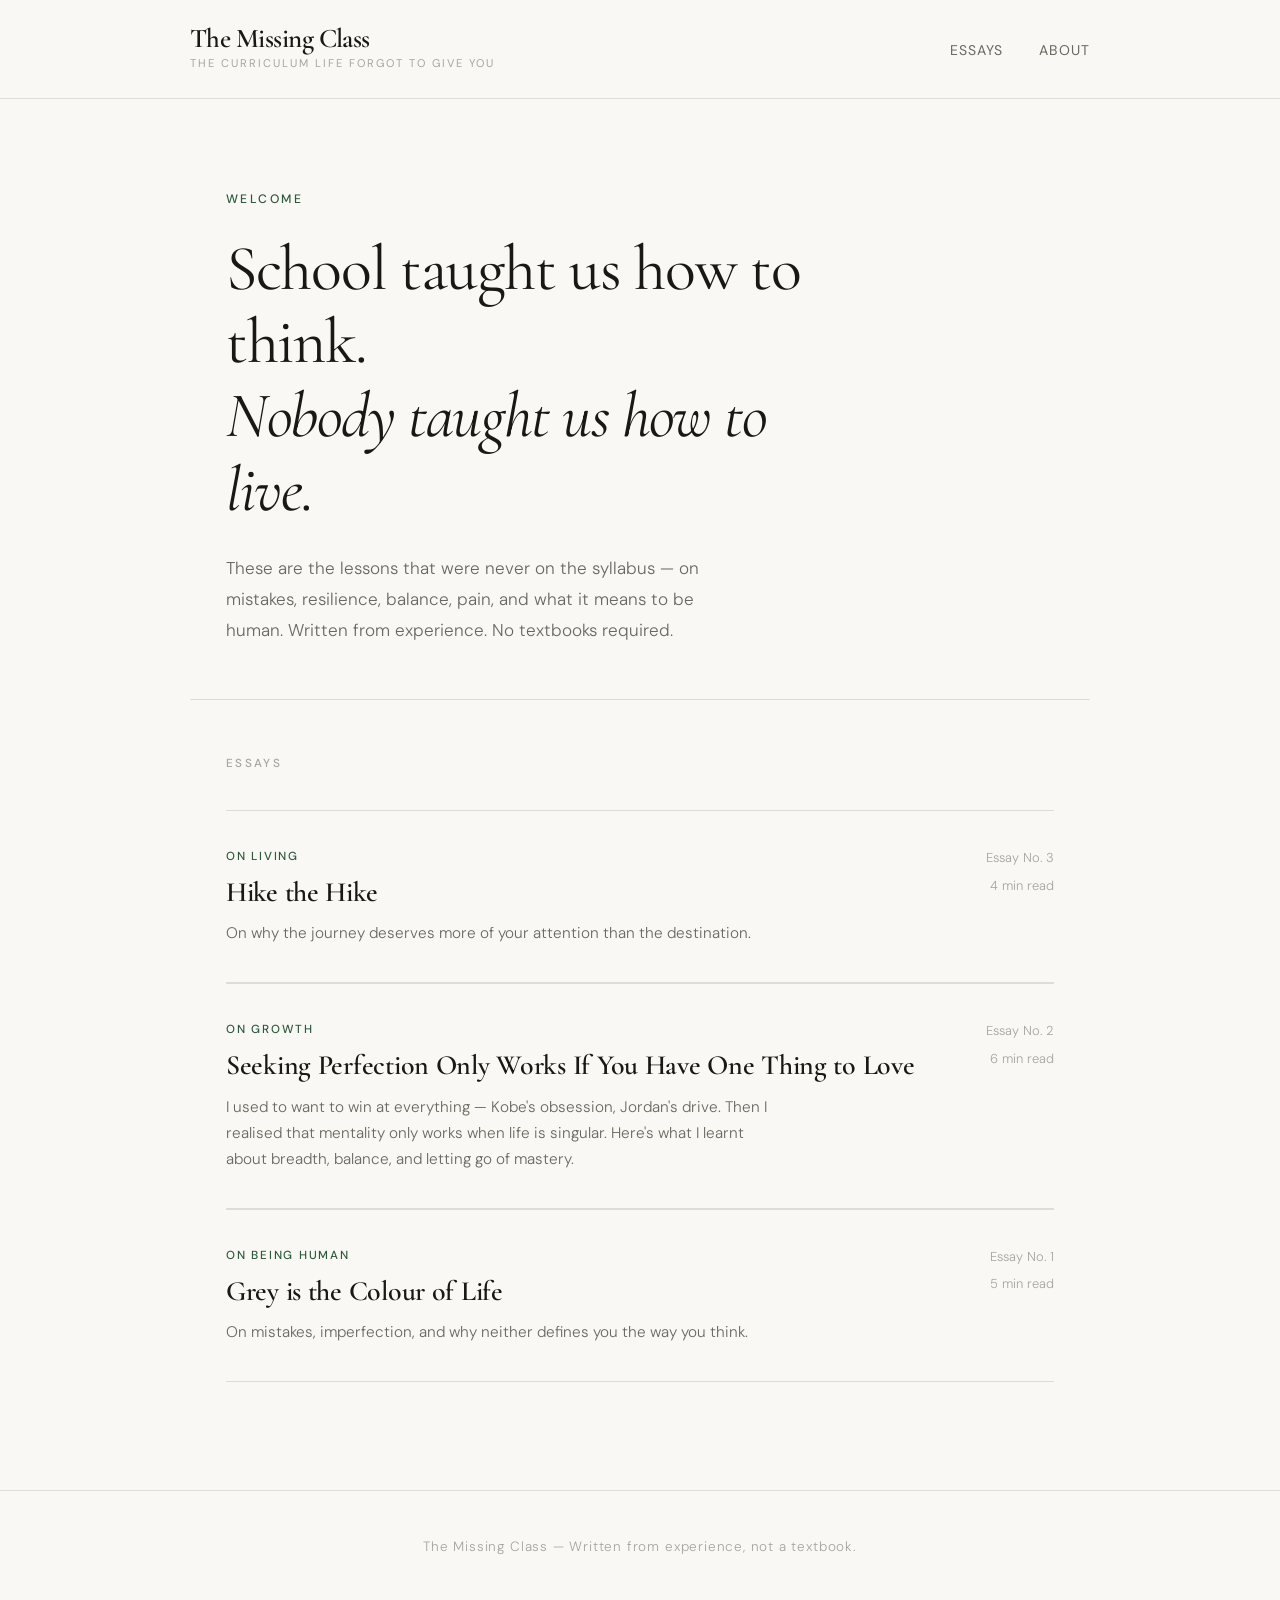
<file: index.html>
<!DOCTYPE html>
<html lang="en">
<head>
  <meta charset="UTF-8">
  <meta name="viewport" content="width=device-width, initial-scale=1.0">
  <title>The Missing Class</title>
  <meta name="description" content="The curriculum life forgot to give you. Real lessons on mistakes, resilience, balance, and what it means to be human.">
  <link rel="stylesheet" href="style.css">
</head>
<body>
  <header class="site-header">
    <div class="header-inner">
      <a href="index.html" class="site-logo">
        <span class="logo-title">The Missing Class</span>
        <span class="logo-sub">The curriculum life forgot to give you</span>
      </a>
      <nav>
        <ul class="site-nav">
          <li><a href="index.html">Essays</a></li>
          <li><a href="about.html">About</a></li>
        </ul>
      </nav>
    </div>
  </header>
  <main>
    <section class="home-hero fade-up">
      <p class="hero-eyebrow">Welcome</p>
      <h1 class="hero-headline">School taught us how to think.<br><em>Nobody taught us how to live.</em></h1>
      <p class="hero-body">These are the lessons that were never on the syllabus — on mistakes, resilience, balance, pain, and what it means to be human. Written from experience. No textbooks required.</p>
    </section>
    <section class="articles-section">
      <p class="section-label">Essays</p>
      <ul class="article-list">
        <li>
          <a class="article-item fade-up" href="hike-the-hike.html">
            <div>
              <p class="article-tag">On Living</p>
              <h2 class="article-title">Hike the Hike</h2>
              <p class="article-excerpt">On why the journey deserves more of your attention than the destination.</p>
            </div>
            <div class="article-meta">
              <span class="article-date">Essay No. 3</span>
              <span class="article-read">4 min read</span>
            </div>
          </a>
        </li>
        <li>
          <a class="article-item fade-up" href="seeking-perfection.html">
            <div>
              <p class="article-tag">On Growth</p>
              <h2 class="article-title">Seeking Perfection Only Works If You Have One Thing to Love</h2>
              <p class="article-excerpt">I used to want to win at everything — Kobe's obsession, Jordan's drive. Then I realised that mentality only works when life is singular. Here's what I learnt about breadth, balance, and letting go of mastery.</p>
            </div>
            <div class="article-meta">
              <span class="article-date">Essay No. 2</span>
              <span class="article-read">6 min read</span>
            </div>
          </a>
        </li>
        <li>
          <a class="article-item fade-up" href="on-mistakes.html">
            <div>
              <p class="article-tag">On Being Human</p>
              <h2 class="article-title">Grey is the Colour of Life</h2>
              <p class="article-excerpt">On mistakes, imperfection, and why neither defines you the way you think.</p>
            </div>
            <div class="article-meta">
              <span class="article-date">Essay No. 1</span>
              <span class="article-read">5 min read</span>
            </div>
          </a>
        </li>
      </ul>
    </section>
  </main>
  <footer class="site-footer">
    <p>The Missing Class &mdash; Written from experience, not a textbook.</p>
  </footer>
</body>
</html>
</file>
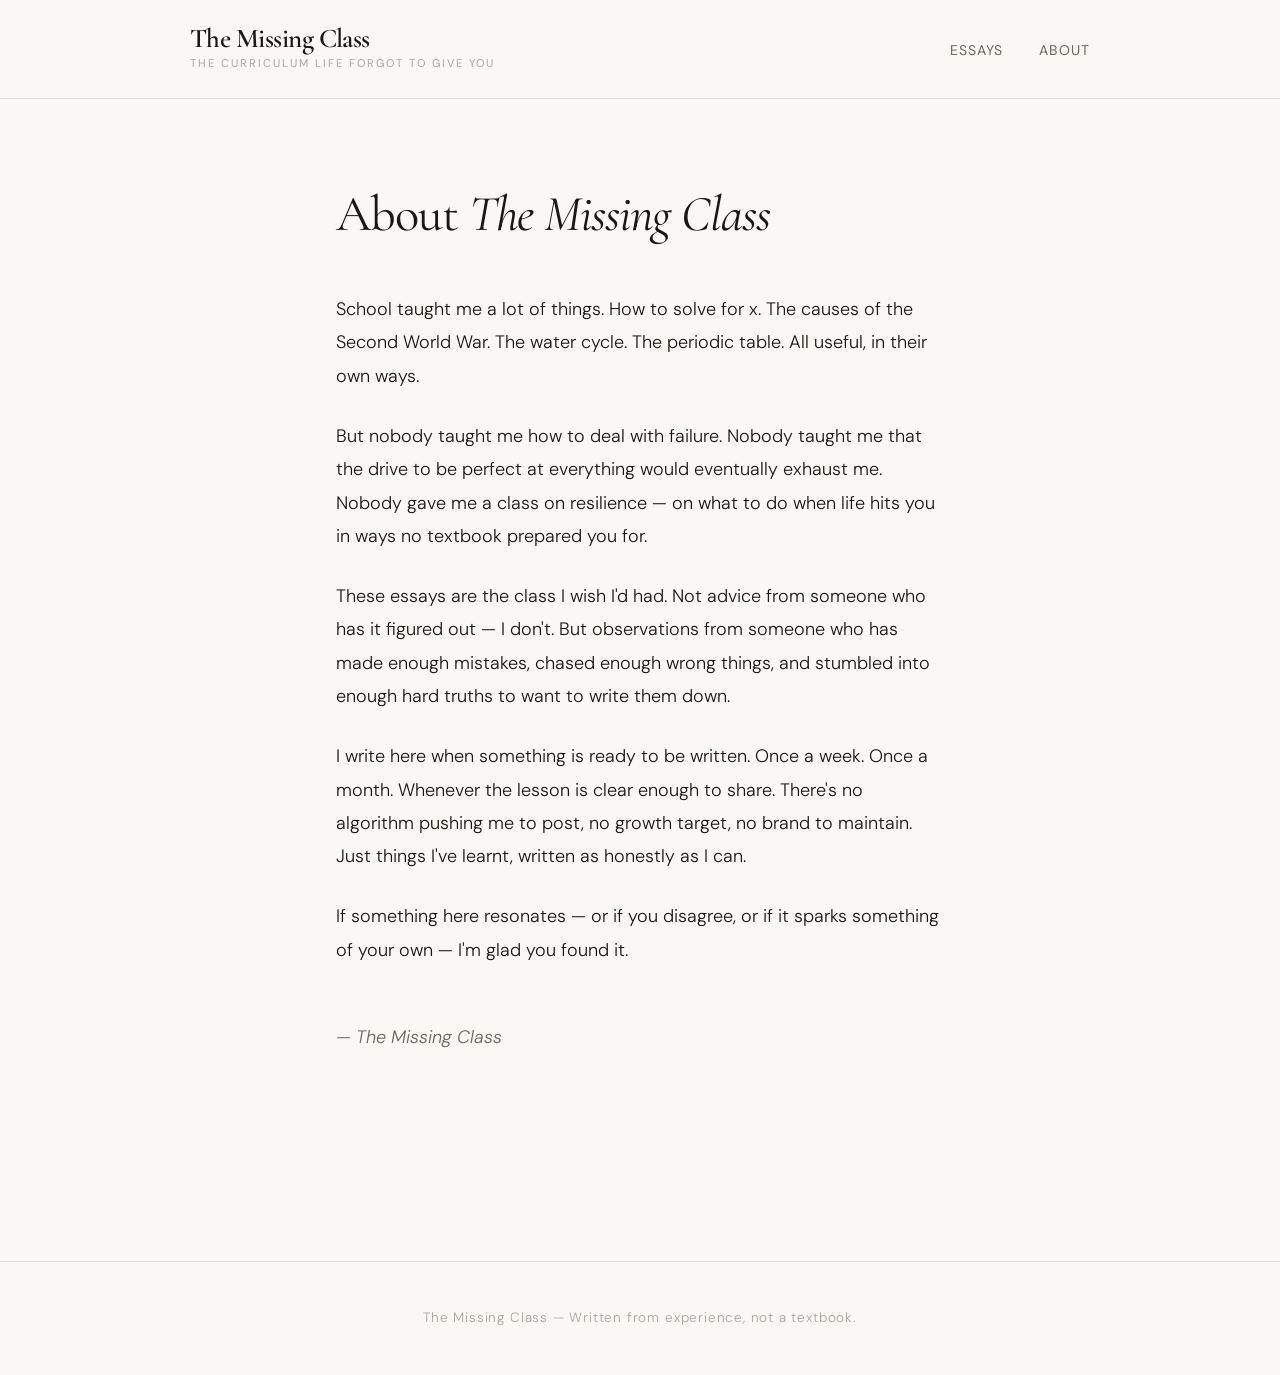
<file: about.html>
<!DOCTYPE html>
<html lang="en">
<head>
  <meta charset="UTF-8">
  <meta name="viewport" content="width=device-width, initial-scale=1.0">
  <title>About — The Missing Class</title>
  <link rel="stylesheet" href="style.css">
</head>
<body>

  <header class="site-header">
    <div class="header-inner">
      <a href="index.html" class="site-logo">
        <span class="logo-title">The Missing Class</span>
        <span class="logo-sub">The curriculum life forgot to give you</span>
      </a>
      <nav>
        <ul class="site-nav">
          <li><a href="index.html">Essays</a></li>
          <li><a href="about.html">About</a></li>
        </ul>
      </nav>
    </div>
  </header>

  <main>
    <section class="about-section fade-up">
      <h1>About <em>The Missing Class</em></h1>

      <p>School taught me a lot of things. How to solve for x. The causes of the Second World War. The water cycle. The periodic table. All useful, in their own ways.</p>

      <p>But nobody taught me how to deal with failure. Nobody taught me that the drive to be perfect at everything would eventually exhaust me. Nobody gave me a class on resilience — on what to do when life hits you in ways no textbook prepared you for.</p>

      <p>These essays are the class I wish I'd had. Not advice from someone who has it figured out — I don't. But observations from someone who has made enough mistakes, chased enough wrong things, and stumbled into enough hard truths to want to write them down.</p>

      <p>I write here when something is ready to be written. Once a week. Once a month. Whenever the lesson is clear enough to share. There's no algorithm pushing me to post, no growth target, no brand to maintain. Just things I've learnt, written as honestly as I can.</p>

      <p>If something here resonates — or if you disagree, or if it sparks something of your own — I'm glad you found it.</p>

      <p style="color: var(--ink-muted); font-style: italic; margin-top: 3rem;">— The Missing Class</p>
    </section>
  </main>

  <footer class="site-footer">
    <p>The Missing Class &mdash; Written from experience, not a textbook.</p>
  </footer>

</body>
</html>
</file>
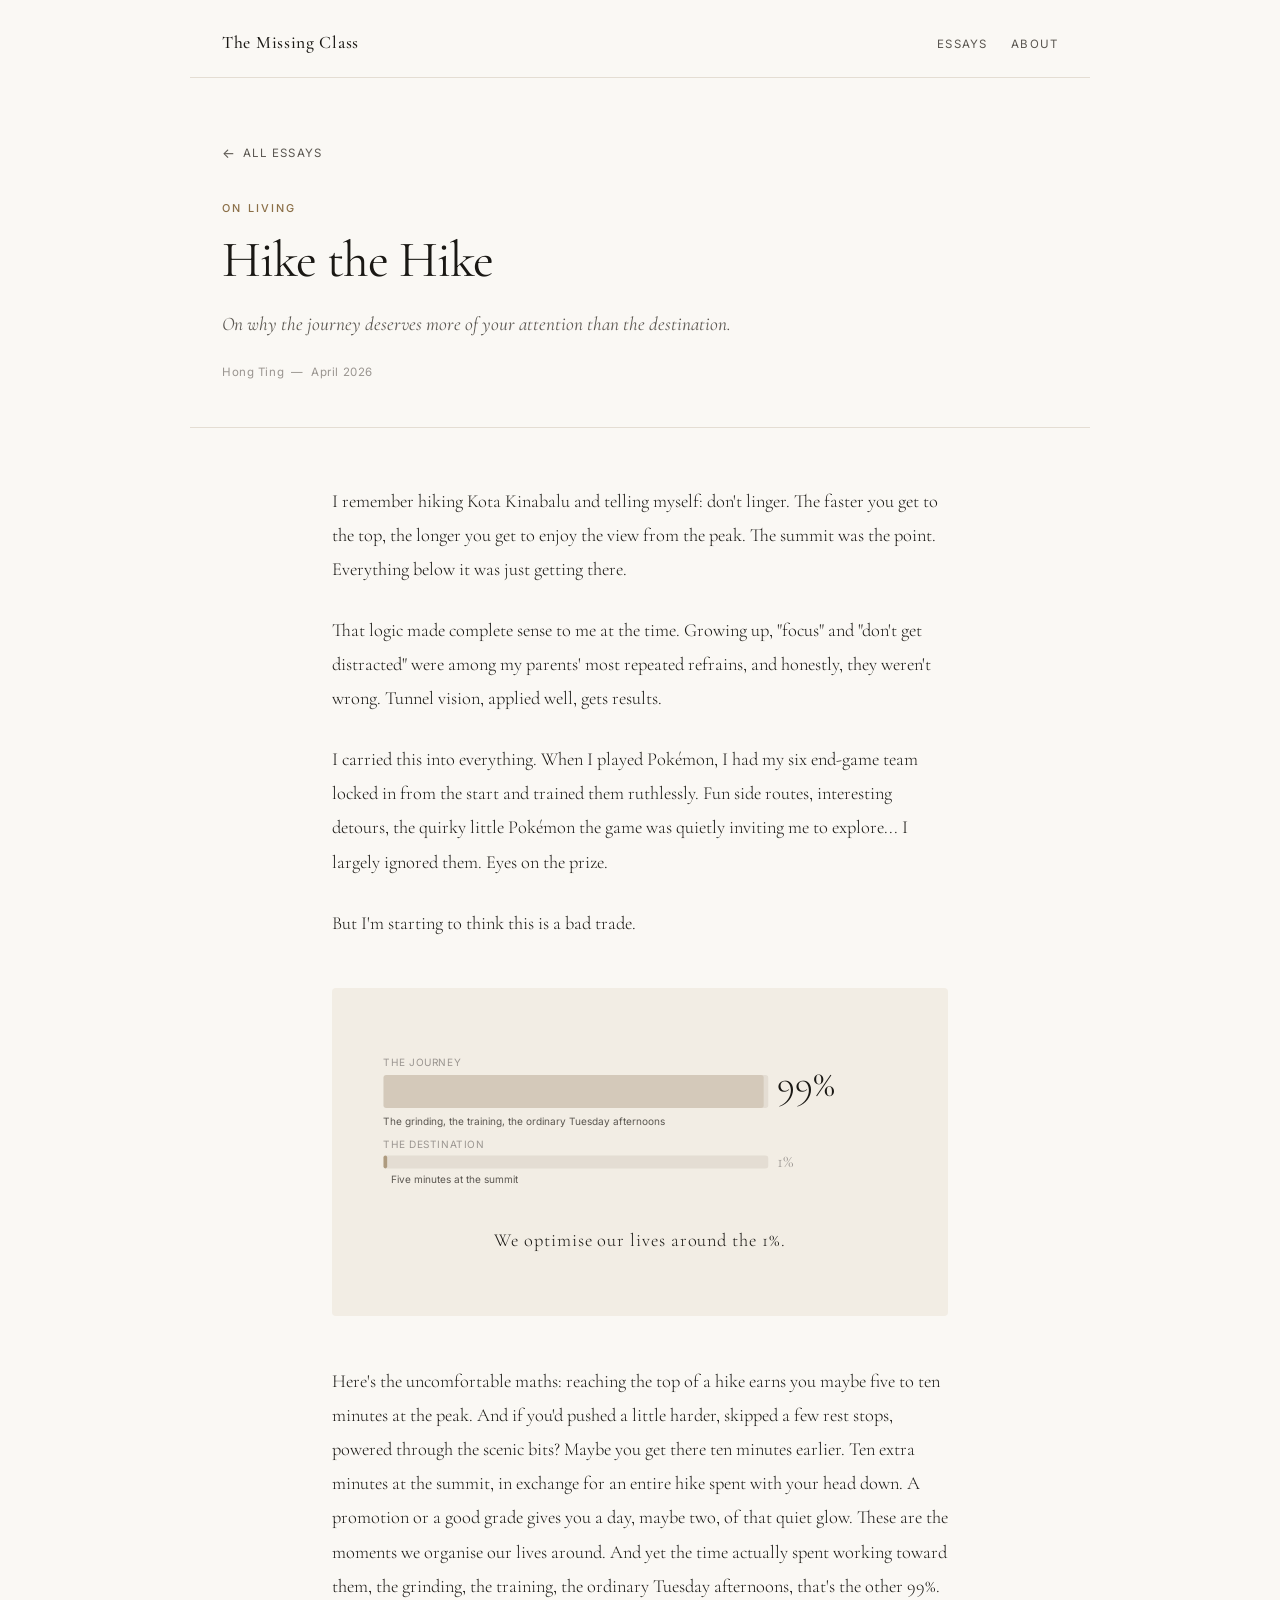
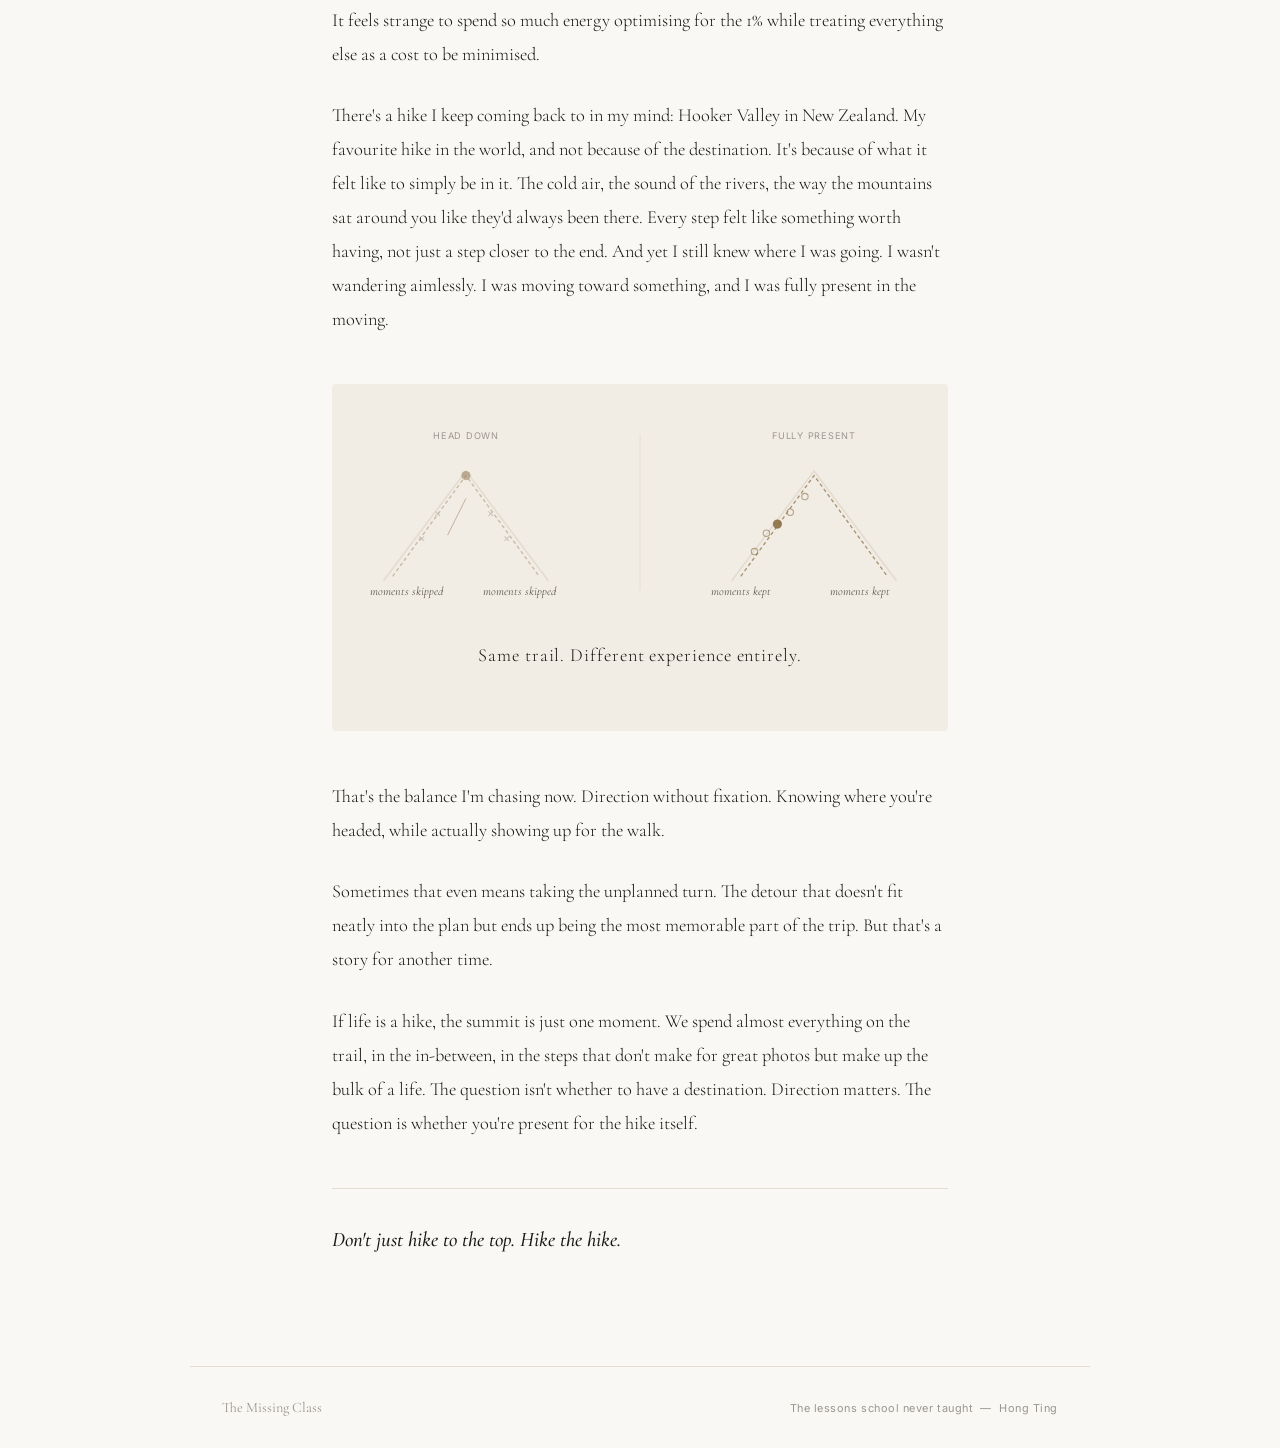
<file: hike-the-hike.html>
<!DOCTYPE html>
<html lang="en">
<head>
  <meta charset="UTF-8" />
  <meta name="viewport" content="width=device-width, initial-scale=1.0" />
  <title>Hike the Hike — The Missing Class</title>
  <link rel="preconnect" href="https://fonts.googleapis.com" />
  <link rel="preconnect" href="https://fonts.gstatic.com" crossorigin />
  <link href="https://fonts.googleapis.com/css2?family=Cormorant+Garamond:ital,wght@0,300;0,400;0,500;0,600;1,300;1,400;1,500&family=Inter:wght@300;400;500&display=swap" rel="stylesheet" />
  <style>
    *, *::before, *::after { box-sizing: border-box; margin: 0; padding: 0; }

    :root {
      --cream:       #faf8f4;
      --cream-dark:  #f2ede4;
      --ink:         #1a1814;
      --ink-muted:   #5a5650;
      --ink-faint:   #9a9590;
      --accent:      #8b6f47;
      --rule:        #e4ddd3;
      --serif:       'Cormorant Garamond', Georgia, serif;
      --sans:        'Inter', system-ui, sans-serif;
    }

    html { background: var(--cream); color: var(--ink); }

    body {
      font-family: var(--sans);
      font-size: 16px;
      background: var(--cream);
      min-height: 100vh;
    }

    /* ── SITE HEADER ── */
    .site-header {
      max-width: 900px;
      margin: 0 auto;
      padding: 2rem 2rem 1.5rem;
      display: flex;
      align-items: baseline;
      justify-content: space-between;
      border-bottom: 1px solid var(--rule);
    }

    .site-name {
      font-family: var(--serif);
      font-size: 1.1rem;
      font-weight: 500;
      letter-spacing: 0.04em;
      color: var(--ink);
      text-decoration: none;
    }

    .site-nav {
      display: flex;
      gap: 1.5rem;
    }

    .site-nav a {
      font-size: 0.72rem;
      letter-spacing: 0.1em;
      text-transform: uppercase;
      color: var(--ink-muted);
      text-decoration: none;
      transition: color 0.2s;
    }

    .site-nav a:hover { color: var(--ink); }

    /* ── ARTICLE HEADER ── */
    .article-header {
      max-width: 900px;
      margin: 0 auto;
      padding: 4rem 2rem 3rem;
      border-bottom: 1px solid var(--rule);
    }

    .back-link {
      display: inline-flex;
      align-items: center;
      gap: 0.4rem;
      font-size: 0.72rem;
      letter-spacing: 0.1em;
      text-transform: uppercase;
      color: var(--ink-muted);
      text-decoration: none;
      margin-bottom: 2.5rem;
      transition: color 0.2s;
    }

    .back-link:hover { color: var(--ink); }
    .back-link::before { content: '←'; font-size: 0.85rem; }

    .article-tag {
      font-size: 0.68rem;
      letter-spacing: 0.2em;
      text-transform: uppercase;
      color: var(--accent);
      font-weight: 500;
      margin-bottom: 1rem;
    }

    .article-headline {
      font-family: var(--serif);
      font-size: clamp(2rem, 5vw, 3.2rem);
      font-weight: 400;
      line-height: 1.15;
      letter-spacing: -0.02em;
      margin-bottom: 1.2rem;
      max-width: 700px;
    }

    .article-lede {
      font-family: var(--serif);
      font-size: 1.2rem;
      font-weight: 400;
      font-style: italic;
      color: var(--ink-muted);
      max-width: 620px;
      line-height: 1.65;
      margin-bottom: 1.5rem;
    }

    .article-byline {
      font-size: 0.72rem;
      color: var(--ink-faint);
      letter-spacing: 0.05em;
    }

    /* ── ARTICLE BODY ── */
    .article-body {
      max-width: 680px;
      margin: 0 auto;
      padding: 3.5rem 2rem 5rem;
    }

    .article-body p {
      font-family: var(--serif);
      font-size: 1.15rem;
      line-height: 1.85;
      margin-bottom: 1.7rem;
      color: var(--ink);
      font-weight: 300;
    }

    .article-body p.lead {
      font-size: 1.25rem;
      color: var(--ink-muted);
      font-style: italic;
    }

    .article-body .closing {
      font-family: var(--serif);
      font-size: 1.3rem;
      font-weight: 500;
      font-style: italic;
      margin-top: 3rem;
      color: var(--ink);
      border-top: 1px solid var(--rule);
      padding-top: 2rem;
    }

    /* ── SVG VISUAL ── */
    .visual-block {
      margin: 3rem 0;
      background: var(--cream-dark);
      border-radius: 4px;
      padding: 2rem 1.5rem;
    }

    .visual-caption {
      font-size: 0.75rem;
      color: var(--ink-faint);
      text-align: center;
      margin-top: 1rem;
      letter-spacing: 0.05em;
    }

    /* ── FOOTER ── */
    .site-footer {
      border-top: 1px solid var(--rule);
      max-width: 900px;
      margin: 0 auto;
      padding: 2rem;
      display: flex;
      justify-content: space-between;
      align-items: center;
    }

    .footer-brand {
      font-family: var(--serif);
      font-size: 0.9rem;
      color: var(--ink-faint);
    }

    .footer-note {
      font-size: 0.68rem;
      color: var(--ink-faint);
      letter-spacing: 0.05em;
    }

    @media (max-width: 600px) {
      .site-header { flex-direction: column; gap: 1rem; }
      .article-header { padding: 2.5rem 1.25rem 2rem; }
      .article-body { padding: 2.5rem 1.25rem 4rem; }
      .site-footer { flex-direction: column; gap: 0.5rem; text-align: center; }
    }
  </style>
</head>
<body>

  <!-- SITE HEADER -->
  <header class="site-header">
    <a class="site-name" href="index.html">The Missing Class</a>
    <nav class="site-nav">
      <a href="index.html">Essays</a>
      <a href="about.html">About</a>
    </nav>
  </header>

  <!-- ARTICLE HEADER -->
  <div class="article-header">
    <a class="back-link" href="index.html">All essays</a>
    <div class="article-tag">On Living</div>
    <h1 class="article-headline">Hike the Hike</h1>
    <p class="article-lede">On why the journey deserves more of your attention than the destination.</p>
    <div class="article-byline">Hong Ting &nbsp;&mdash;&nbsp; April 2026</div>
  </div>

  <!-- ARTICLE BODY -->
  <article class="article-body">

    <p>I remember hiking Kota Kinabalu and telling myself: don't linger. The faster you get to the top, the longer you get to enjoy the view from the peak. The summit was the point. Everything below it was just getting there.</p>

    <p>That logic made complete sense to me at the time. Growing up, "focus" and "don't get distracted" were among my parents' most repeated refrains, and honestly, they weren't wrong. Tunnel vision, applied well, gets results.</p>

    <p>I carried this into everything. When I played Pokémon, I had my six end-game team locked in from the start and trained them ruthlessly. Fun side routes, interesting detours, the quirky little Pokémon the game was quietly inviting me to explore... I largely ignored them. Eyes on the prize.</p>

    <p>But I'm starting to think this is a bad trade.</p>

    <!-- VISUAL: the 99% vs 1% diagram -->
    <div class="visual-block">
      <svg viewBox="0 0 620 200" xmlns="http://www.w3.org/2000/svg" style="width:100%;height:auto;">
        <defs>
          <style>
            .v-label { font-family: 'Inter', sans-serif; font-size: 11px; fill: #9a9590; letter-spacing: 0.06em; text-transform: uppercase; }
            .v-pct   { font-family: 'Cormorant Garamond', Georgia, serif; font-size: 42px; fill: #1a1814; font-weight: 300; }
            .v-sub   { font-family: 'Inter', sans-serif; font-size: 11px; fill: #5a5650; }
          </style>
        </defs>

        <!-- 99% bar -->
        <rect x="30" y="60" width="420" height="36" rx="3" fill="#e4ddd3"/>
        <rect x="30" y="60" width="415" height="36" rx="3" fill="#8b6f47" opacity="0.18"/>
        <text x="30" y="50" class="v-label">The journey</text>
        <text x="460" y="83" class="v-pct">99%</text>
        <text x="30" y="115" class="v-sub">The grinding, the training, the ordinary Tuesday afternoons</text>

        <!-- 1% bar -->
        <rect x="30" y="148" width="420" height="14" rx="3" fill="#e4ddd3"/>
        <rect x="30" y="148" width="4" height="14" rx="2" fill="#8b6f47" opacity="0.6"/>
        <text x="30" y="140" class="v-label">The destination</text>
        <text x="460" y="160" font-family="'Cormorant Garamond', Georgia, serif" font-size="20" fill="#9a9590" font-weight="300">1%</text>
        <text x="38" y="178" class="v-sub">Five minutes at the summit</text>
      </svg>
      <p class="visual-caption">We optimise our lives around the 1%.</p>
    </div>

    <p>Here's the uncomfortable maths: reaching the top of a hike earns you maybe five to ten minutes at the peak. And if you'd pushed a little harder, skipped a few rest stops, powered through the scenic bits? Maybe you get there ten minutes earlier. Ten extra minutes at the summit, in exchange for an entire hike spent with your head down. A promotion or a good grade gives you a day, maybe two, of that quiet glow. These are the moments we organise our lives around. And yet the time actually spent working toward them, the grinding, the training, the ordinary Tuesday afternoons, that's the other 99%. It feels strange to spend so much energy optimising for the 1% while treating everything else as a cost to be minimised.</p>

    <p>There's a hike I keep coming back to in my mind: Hooker Valley in New Zealand. My favourite hike in the world, and not because of the destination. It's because of what it felt like to simply be in it. The cold air, the sound of the rivers, the way the mountains sat around you like they'd always been there. Every step felt like something worth having, not just a step closer to the end. And yet I still knew where I was going. I wasn't wandering aimlessly. I was moving toward something, and I was fully present in the moving.</p>

    <!-- VISUAL: two hikers comparison -->
    <div class="visual-block">
      <svg viewBox="0 0 620 220" xmlns="http://www.w3.org/2000/svg" style="width:100%;height:auto;">
        <defs>
          <style>
            .hv-label { font-family: 'Inter', sans-serif; font-size: 10px; fill: #9a9590; letter-spacing: 0.08em; text-transform: uppercase; }
            .hv-note  { font-family: 'Cormorant Garamond', Georgia, serif; font-size: 13px; fill: #5a5650; font-style: italic; }
          </style>
        </defs>

        <!-- Left: head-down hiker -->
        <text x="120" y="25" text-anchor="middle" class="hv-label">Head down</text>
        <!-- mountain outline -->
        <polyline points="30,180 120,60 210,180" fill="none" stroke="#e4ddd3" stroke-width="2"/>
        <!-- path -->
        <polyline points="40,175 120,65 200,175" fill="none" stroke="#8b6f47" stroke-width="1.5" stroke-dasharray="4,3" opacity="0.4"/>
        <!-- hiker dot -->
        <circle cx="120" cy="65" r="5" fill="#8b6f47" opacity="0.5"/>
        <!-- arrow showing fast -->
        <path d="M100,130 L120,90" stroke="#8b6f47" stroke-width="1" marker-end="url(#arr)" opacity="0.5"/>
        <!-- x marks along path (ignored moments) -->
        <text x="68" y="138" font-family="Inter" font-size="10" fill="#c4bdb5">✕</text>
        <text x="85" y="110" font-family="Inter" font-size="10" fill="#c4bdb5">✕</text>
        <text x="143" y="110" font-family="Inter" font-size="10" fill="#c4bdb5">✕</text>
        <text x="160" y="138" font-family="Inter" font-size="10" fill="#c4bdb5">✕</text>
        <text x="55" y="195" text-anchor="middle" class="hv-note">moments skipped</text>
        <text x="178" y="195" text-anchor="middle" class="hv-note">moments skipped</text>

        <!-- divider -->
        <line x1="310" y1="20" x2="310" y2="190" stroke="#e4ddd3" stroke-width="1"/>

        <!-- Right: present hiker -->
        <text x="500" y="25" text-anchor="middle" class="hv-label">Fully present</text>
        <!-- mountain outline -->
        <polyline points="410,180 500,60 590,180" fill="none" stroke="#e4ddd3" stroke-width="2"/>
        <!-- path -->
        <polyline points="420,175 500,65 580,175" fill="none" stroke="#8b6f47" stroke-width="1.5" stroke-dasharray="4,3" opacity="0.7"/>
        <!-- hiker dot mid-trail -->
        <circle cx="460" cy="118" r="5" fill="#8b6f47" opacity="0.9"/>
        <!-- circle markers (noticed moments) -->
        <circle cx="435" cy="148" r="3.5" fill="none" stroke="#8b6f47" stroke-width="1.2" opacity="0.6"/>
        <circle cx="448" cy="128" r="3.5" fill="none" stroke="#8b6f47" stroke-width="1.2" opacity="0.6"/>
        <circle cx="474" cy="105" r="3.5" fill="none" stroke="#8b6f47" stroke-width="1.2" opacity="0.6"/>
        <circle cx="490" cy="88" r="3.5" fill="none" stroke="#8b6f47" stroke-width="1.2" opacity="0.6"/>
        <text x="420" y="195" text-anchor="middle" class="hv-note">moments kept</text>
        <text x="550" y="195" text-anchor="middle" class="hv-note">moments kept</text>
      </svg>
      <p class="visual-caption">Same trail. Different experience entirely.</p>
    </div>

    <p>That's the balance I'm chasing now. Direction without fixation. Knowing where you're headed, while actually showing up for the walk.</p>

    <p>Sometimes that even means taking the unplanned turn. The detour that doesn't fit neatly into the plan but ends up being the most memorable part of the trip. But that's a story for another time.</p>

    <p>If life is a hike, the summit is just one moment. We spend almost everything on the trail, in the in-between, in the steps that don't make for great photos but make up the bulk of a life. The question isn't whether to have a destination. Direction matters. The question is whether you're present for the hike itself.</p>

    <p class="closing">Don't just hike to the top. Hike the hike.</p>

  </article>

  <!-- FOOTER -->
  <footer class="site-footer">
    <span class="footer-brand">The Missing Class</span>
    <span class="footer-note">The lessons school never taught &nbsp;&mdash;&nbsp; Hong Ting</span>
  </footer>

</body>
</html>
</file>
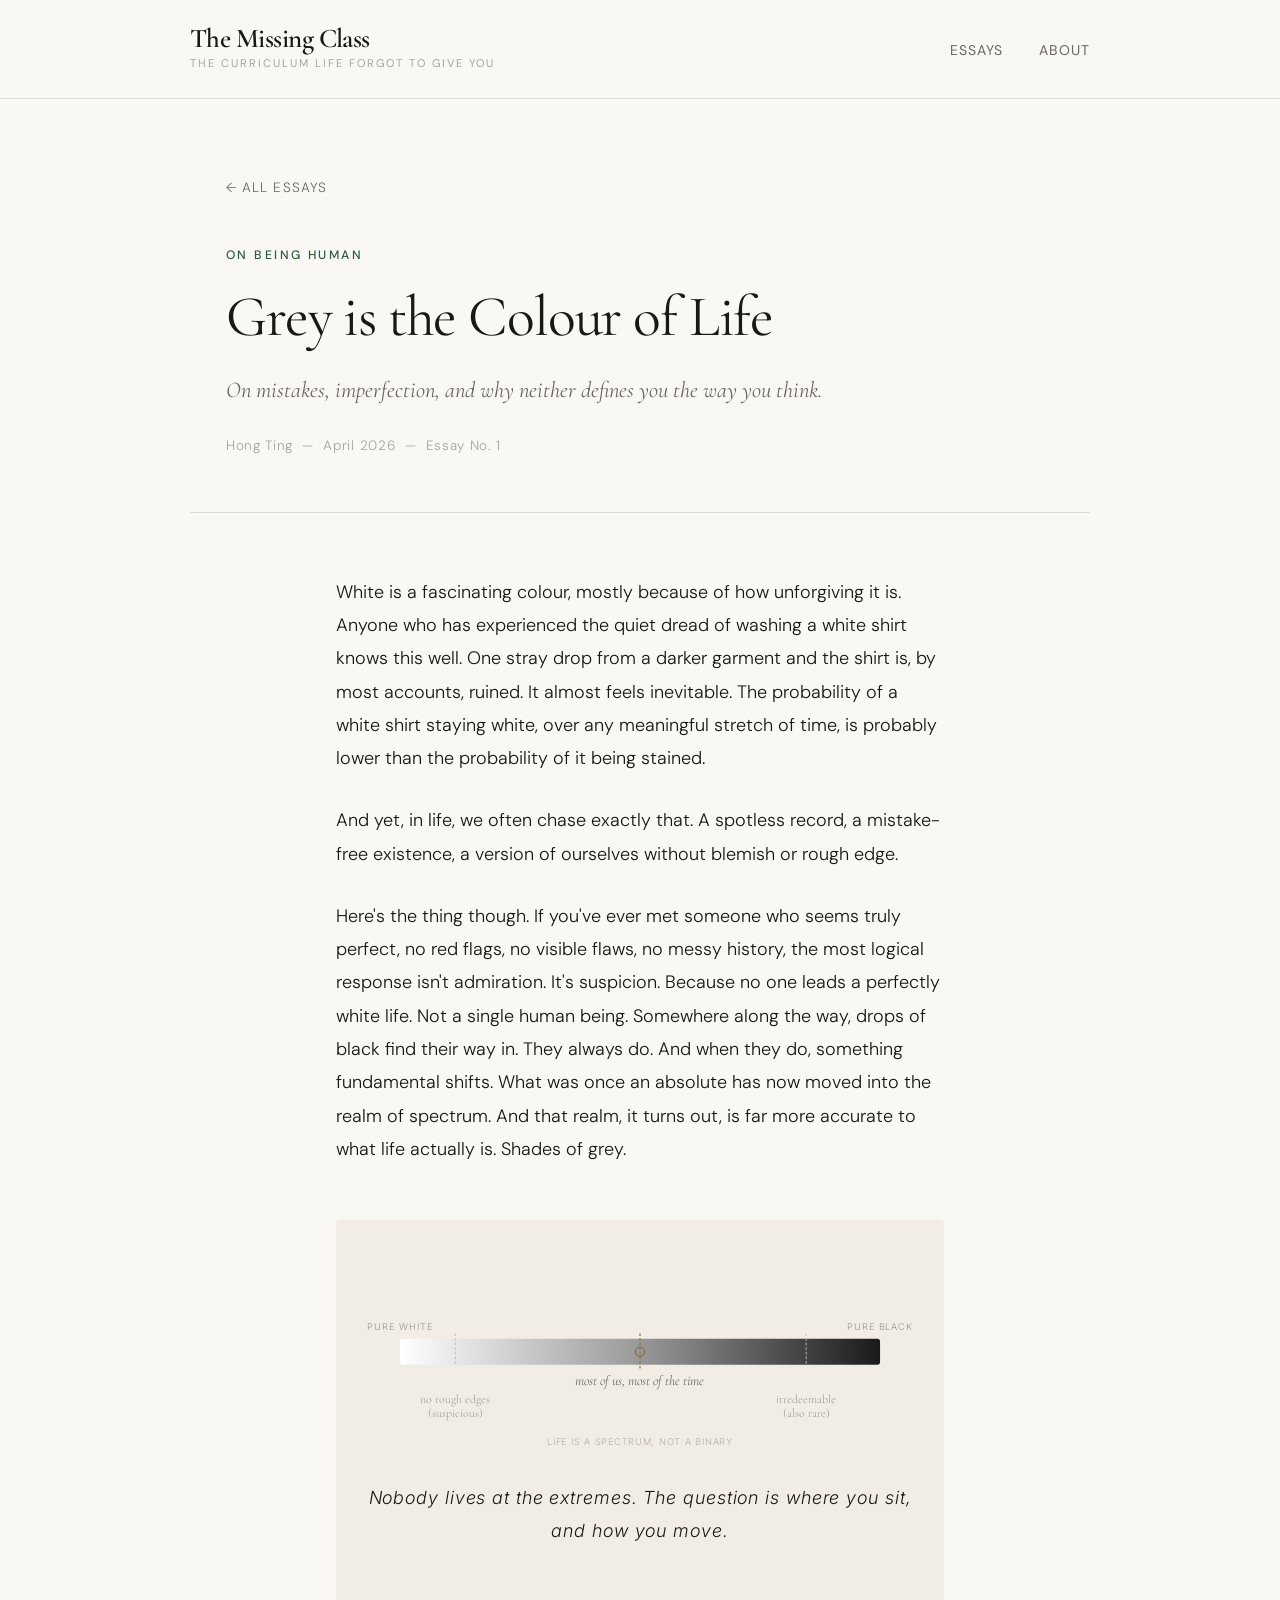
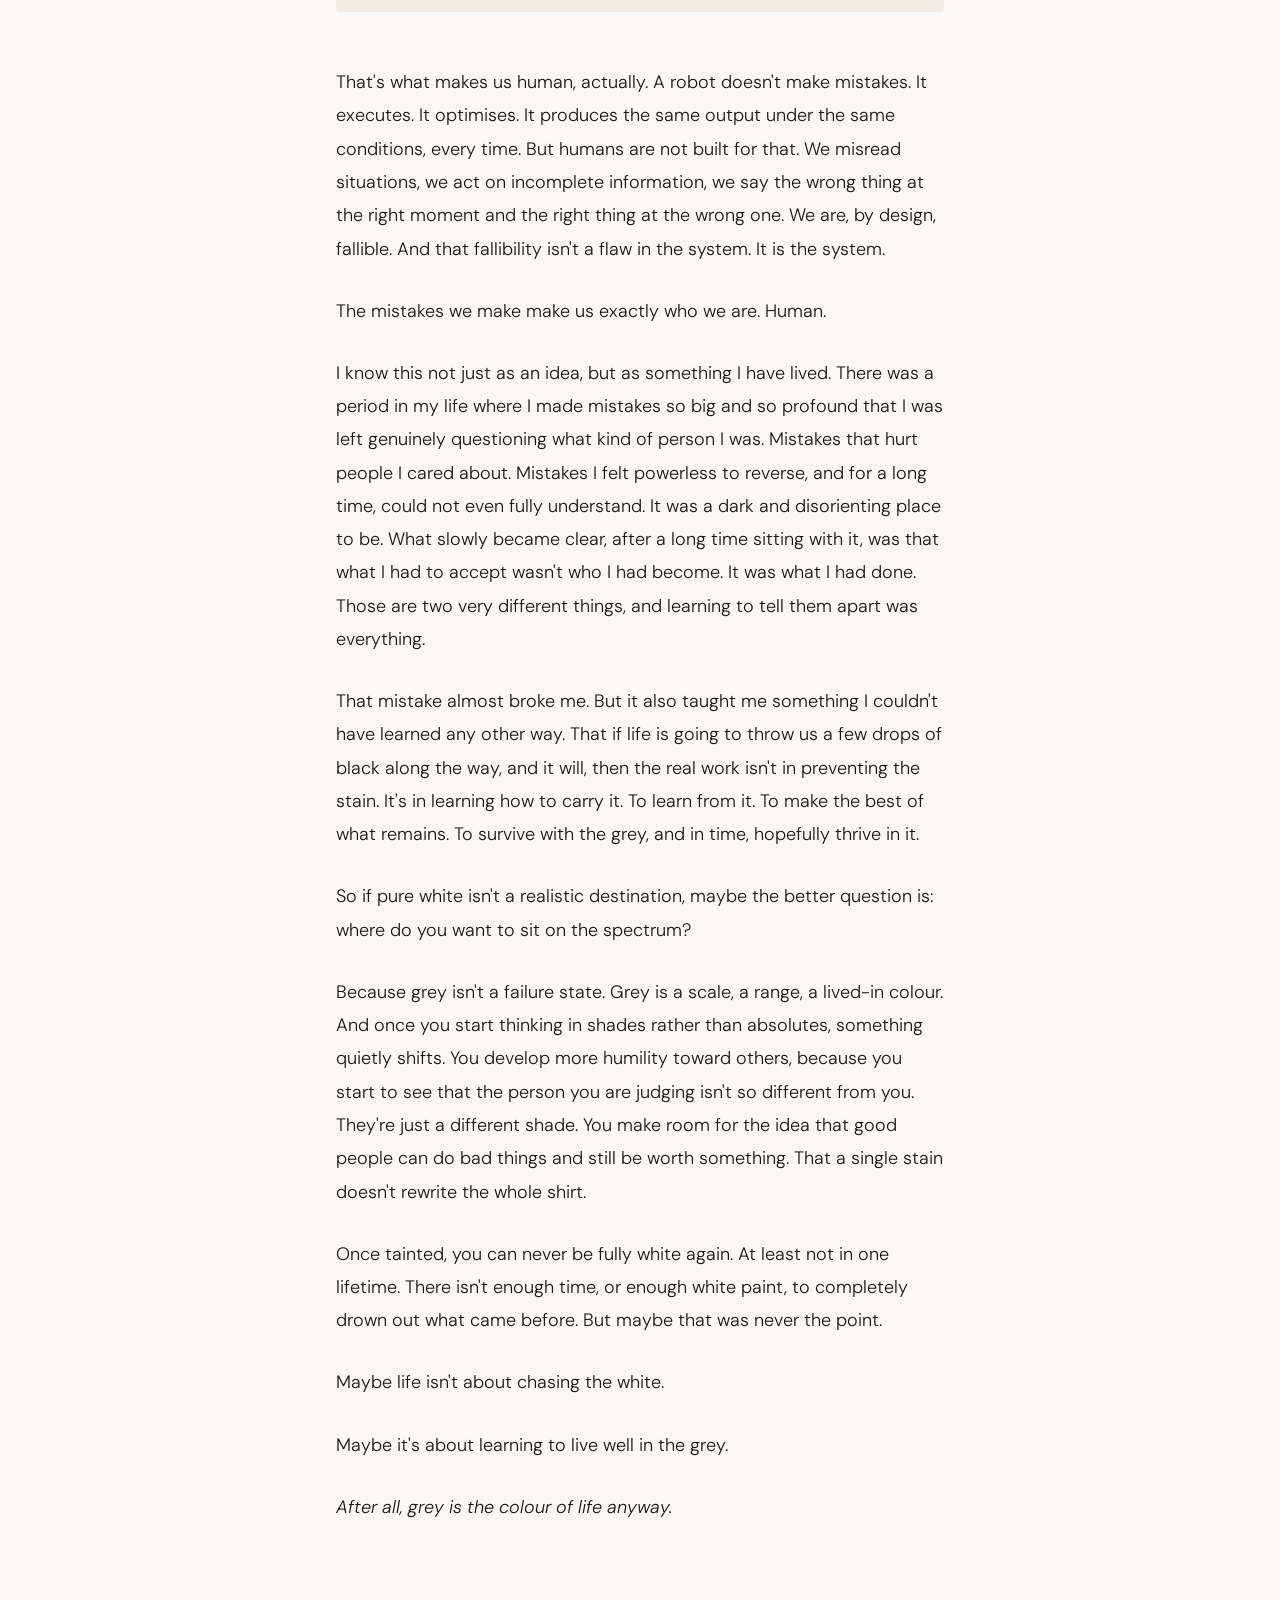
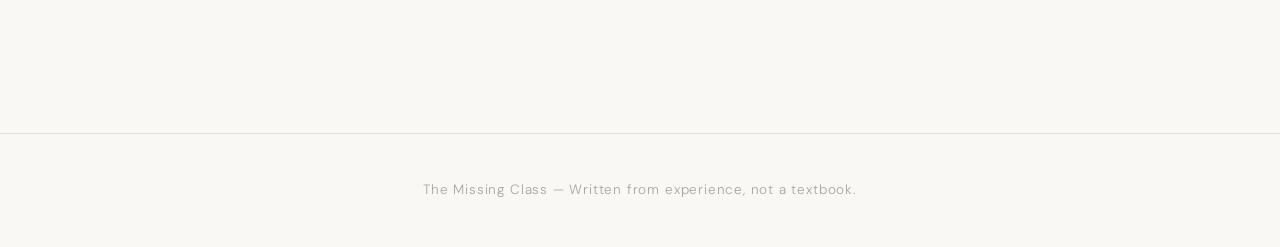
<file: on-mistakes.html>
<!DOCTYPE html>
<html lang="en">
<head>
  <meta charset="UTF-8" />
  <meta name="viewport" content="width=device-width, initial-scale=1.0" />
  <title>Grey is the Colour of Life — The Missing Class</title>
  <link rel="preconnect" href="https://fonts.googleapis.com" />
  <link rel="preconnect" href="https://fonts.gstatic.com" crossorigin />
  <link href="https://fonts.googleapis.com/css2?family=Cormorant+Garamond:ital,wght@0,300;0,400;0,500;0,600;1,300;1,400;1,500&family=Inter:wght@300;400;500&display=swap" rel="stylesheet" />
  <link rel="stylesheet" href="style.css" />
  <style>
    .visual-block {
      margin: 3rem 0;
      background: #f2ede4;
      border-radius: 4px;
      padding: 2.5rem 1.5rem 2rem;
    }
    .visual-caption {
      font-size: 0.75rem;
      color: #9a9590;
      text-align: center;
      margin-top: 1.2rem;
      letter-spacing: 0.05em;
      font-family: 'Inter', sans-serif;
    }
  </style>
</head>
<body>

  <header class="site-header">
    <div class="header-inner">
      <a href="index.html" class="site-logo">
        <span class="logo-title">The Missing Class</span>
        <span class="logo-sub">The curriculum life forgot to give you</span>
      </a>
      <nav>
        <ul class="site-nav">
          <li><a href="index.html">Essays</a></li>
          <li><a href="about.html">About</a></li>
        </ul>
      </nav>
    </div>
  </header>

  <main>

    <div class="article-header">
      <a class="back-link" href="index.html">&#8592; All essays</a>
      <div class="article-tag-large">On Being Human</div>
      <h1 class="article-headline">Grey is the Colour of Life</h1>
      <p class="article-lede">On mistakes, imperfection, and why neither defines you the way you think.</p>
      <div class="article-byline">Hong Ting &nbsp;&mdash;&nbsp; April 2026 &nbsp;&mdash;&nbsp; Essay No. 1</div>
    </div>

    <article class="article-body">

      <p>White is a fascinating colour, mostly because of how unforgiving it is. Anyone who has experienced the quiet dread of washing a white shirt knows this well. One stray drop from a darker garment and the shirt is, by most accounts, ruined. It almost feels inevitable. The probability of a white shirt staying white, over any meaningful stretch of time, is probably lower than the probability of it being stained.</p>

      <p>And yet, in life, we often chase exactly that. A spotless record, a mistake-free existence, a version of ourselves without blemish or rough edge.</p>

      <p>Here's the thing though. If you've ever met someone who seems truly perfect, no red flags, no visible flaws, no messy history, the most logical response isn't admiration. It's suspicion. Because no one leads a perfectly white life. Not a single human being. Somewhere along the way, drops of black find their way in. They always do. And when they do, something fundamental shifts. What was once an absolute has now moved into the realm of spectrum. And that realm, it turns out, is far more accurate to what life actually is. Shades of grey.</p>

      <!-- VISUALISATION: the grey spectrum -->
      <div class="visual-block">
        <svg viewBox="0 0 600 210" xmlns="http://www.w3.org/2000/svg" style="width:100%;height:auto;">
          <defs>
            <linearGradient id="greyScale" x1="0%" y1="0%" x2="100%" y2="0%">
              <stop offset="0%"   stop-color="#ffffff"/>
              <stop offset="50%"  stop-color="#999999"/>
              <stop offset="100%" stop-color="#1a1a1a"/>
            </linearGradient>
            <style>
              .gs-label { font-family: 'Inter', sans-serif; font-size: 10px; fill: #9a9590; letter-spacing: 0.1em; text-transform: uppercase; }
              .gs-word  { font-family: 'Cormorant Garamond', Georgia, serif; font-size: 15px; fill: #5a5650; font-style: italic; }
              .gs-big   { font-family: 'Cormorant Garamond', Georgia, serif; font-size: 13px; fill: #9a9590; }
            </style>
          </defs>

          <!-- spectrum bar -->
          <rect x="40" y="80" width="520" height="28" rx="3" fill="url(#greyScale)"/>

          <!-- end labels -->
          <text x="40"  y="70" text-anchor="middle" class="gs-label">Pure white</text>
          <text x="560" y="70" text-anchor="middle" class="gs-label">Pure black</text>

          <!-- centre marker: most people -->
          <line x1="300" y1="74" x2="300" y2="112" stroke="#8b6f47" stroke-width="1.2" stroke-dasharray="3,2"/>
          <circle cx="300" cy="94" r="5" fill="none" stroke="#8b6f47" stroke-width="1.5"/>
          <text x="300" y="130" text-anchor="middle" class="gs-word">most of us, most of the time</text>

          <!-- left marker -->
          <line x1="100" y1="74" x2="100" y2="108" stroke="#c4bdb5" stroke-width="1" stroke-dasharray="3,2"/>
          <text x="100" y="150" text-anchor="middle" class="gs-big">no rough edges</text>
          <text x="100" y="165" text-anchor="middle" class="gs-big">(suspicious)</text>

          <!-- right marker -->
          <line x1="480" y1="74" x2="480" y2="108" stroke="#c4bdb5" stroke-width="1" stroke-dasharray="3,2"/>
          <text x="480" y="150" text-anchor="middle" class="gs-big">irredeemable</text>
          <text x="480" y="165" text-anchor="middle" class="gs-big">(also rare)</text>

          <!-- bottom note -->
          <text x="300" y="195" text-anchor="middle" font-family="'Inter', sans-serif" font-size="10" fill="#b4ada8" letter-spacing="0.08em">LIFE IS A SPECTRUM, NOT A BINARY</text>
        </svg>
        <p class="visual-caption">Nobody lives at the extremes. The question is where you sit, and how you move.</p>
      </div>

      <p>That's what makes us human, actually. A robot doesn't make mistakes. It executes. It optimises. It produces the same output under the same conditions, every time. But humans are not built for that. We misread situations, we act on incomplete information, we say the wrong thing at the right moment and the right thing at the wrong one. We are, by design, fallible. And that fallibility isn't a flaw in the system. It is the system. </p>

      <p>The mistakes we make make us exactly who we are. Human.<p>

      <p>I know this not just as an idea, but as something I have lived. There was a period in my life where I made mistakes so big and so profound that I was left genuinely questioning what kind of person I was. Mistakes that hurt people I cared about. Mistakes I felt powerless to reverse, and for a long time, could not even fully understand. It was a dark and disorienting place to be. What slowly became clear, after a long time sitting with it, was that what I had to accept wasn't who I had become. It was what I had done. Those are two very different things, and learning to tell them apart was everything.</p>

      <p>That mistake almost broke me. But it also taught me something I couldn't have learned any other way. That if life is going to throw us a few drops of black along the way, and it will, then the real work isn't in preventing the stain. It's in learning how to carry it. To learn from it. To make the best of what remains. To survive with the grey, and in time, hopefully thrive in it.</p>

      <p>So if pure white isn't a realistic destination, maybe the better question is: where do you want to sit on the spectrum?</p>

      <p>Because grey isn't a failure state. Grey is a scale, a range, a lived-in colour. And once you start thinking in shades rather than absolutes, something quietly shifts. You develop more humility toward others, because you start to see that the person you are judging isn't so different from you. They're just a different shade. You make room for the idea that good people can do bad things and still be worth something. That a single stain doesn't rewrite the whole shirt.</p>

      <p>Once tainted, you can never be fully white again. At least not in one lifetime. There isn't enough time, or enough white paint, to completely drown out what came before. But maybe that was never the point.</p>

      <p>Maybe life isn't about chasing the white.</p>

      <p>Maybe it's about learning to live well in the grey.</p>

      <p><em>After all, grey is the colour of life anyway.</em></p>

    </article>

  </main>

  <footer class="site-footer">
    <p>The Missing Class &mdash; Written from experience, not a textbook.</p>
  </footer>

</body>
</html>
</file>
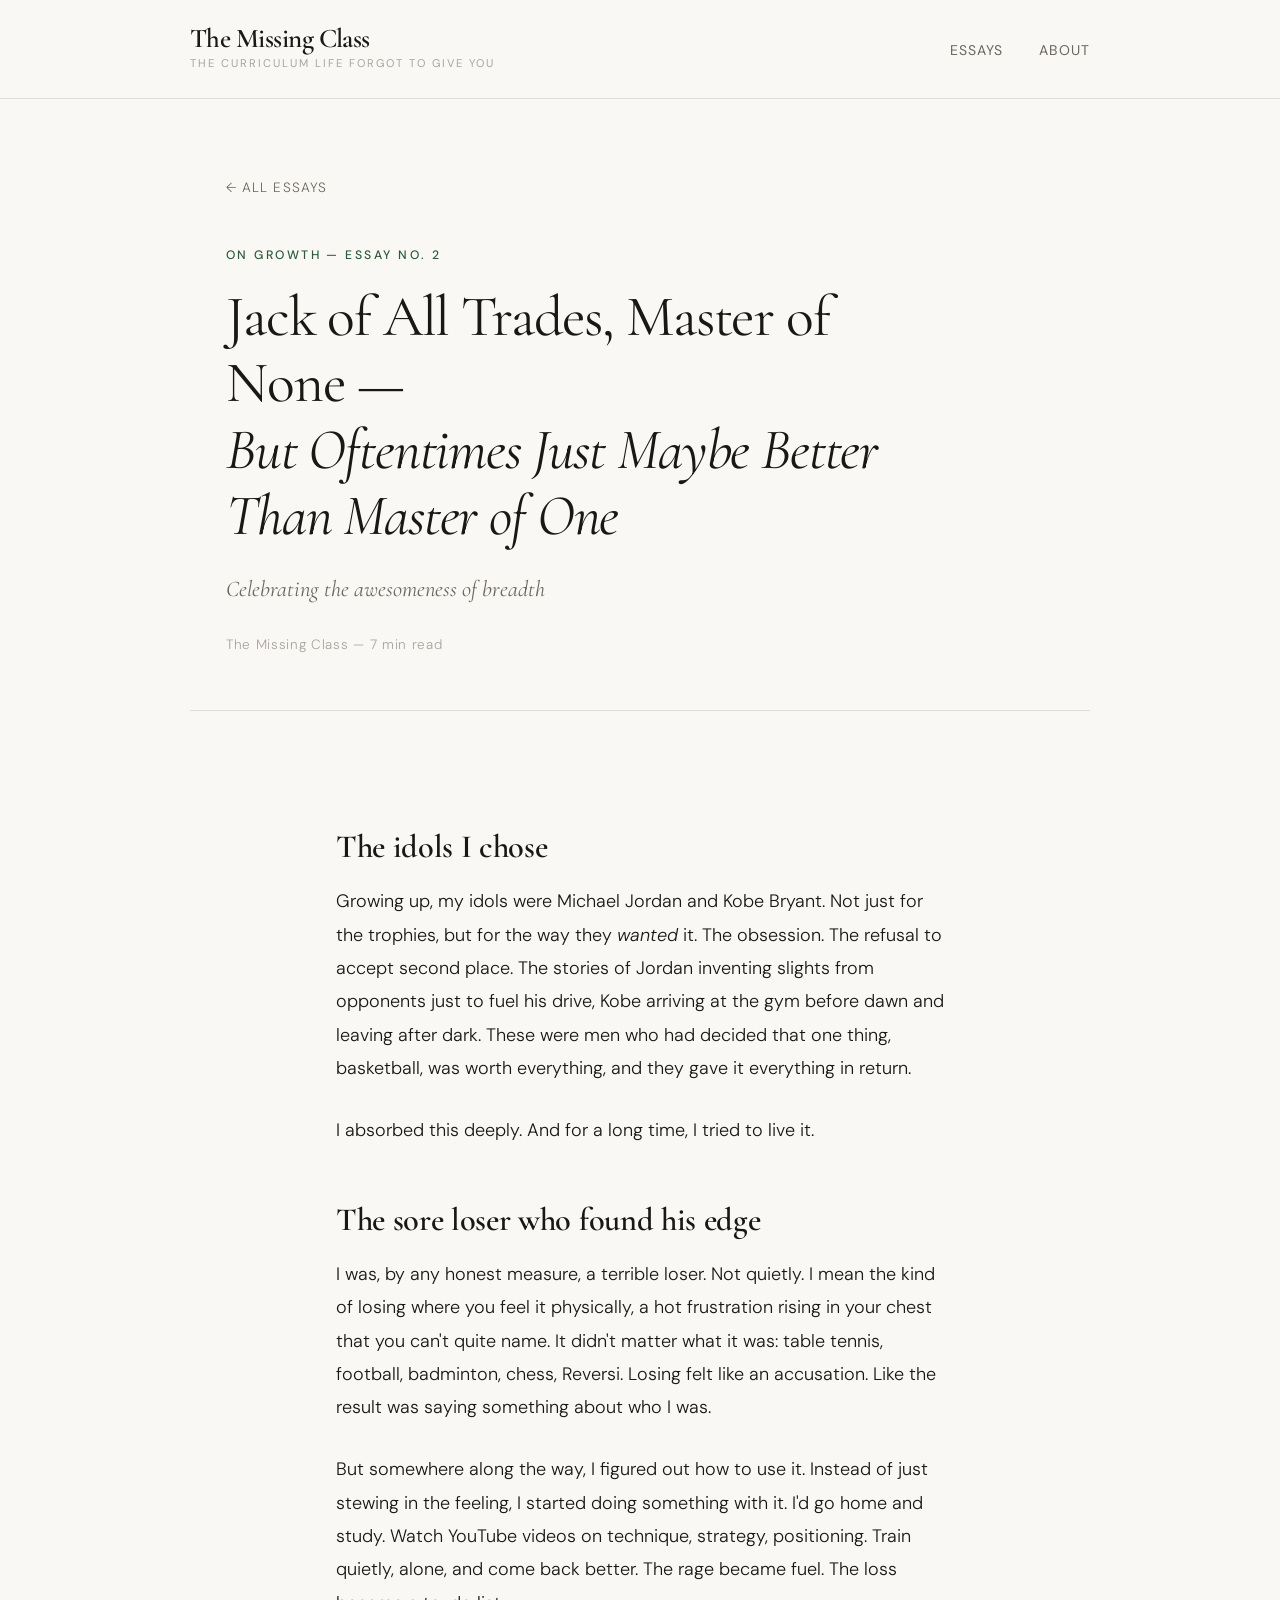
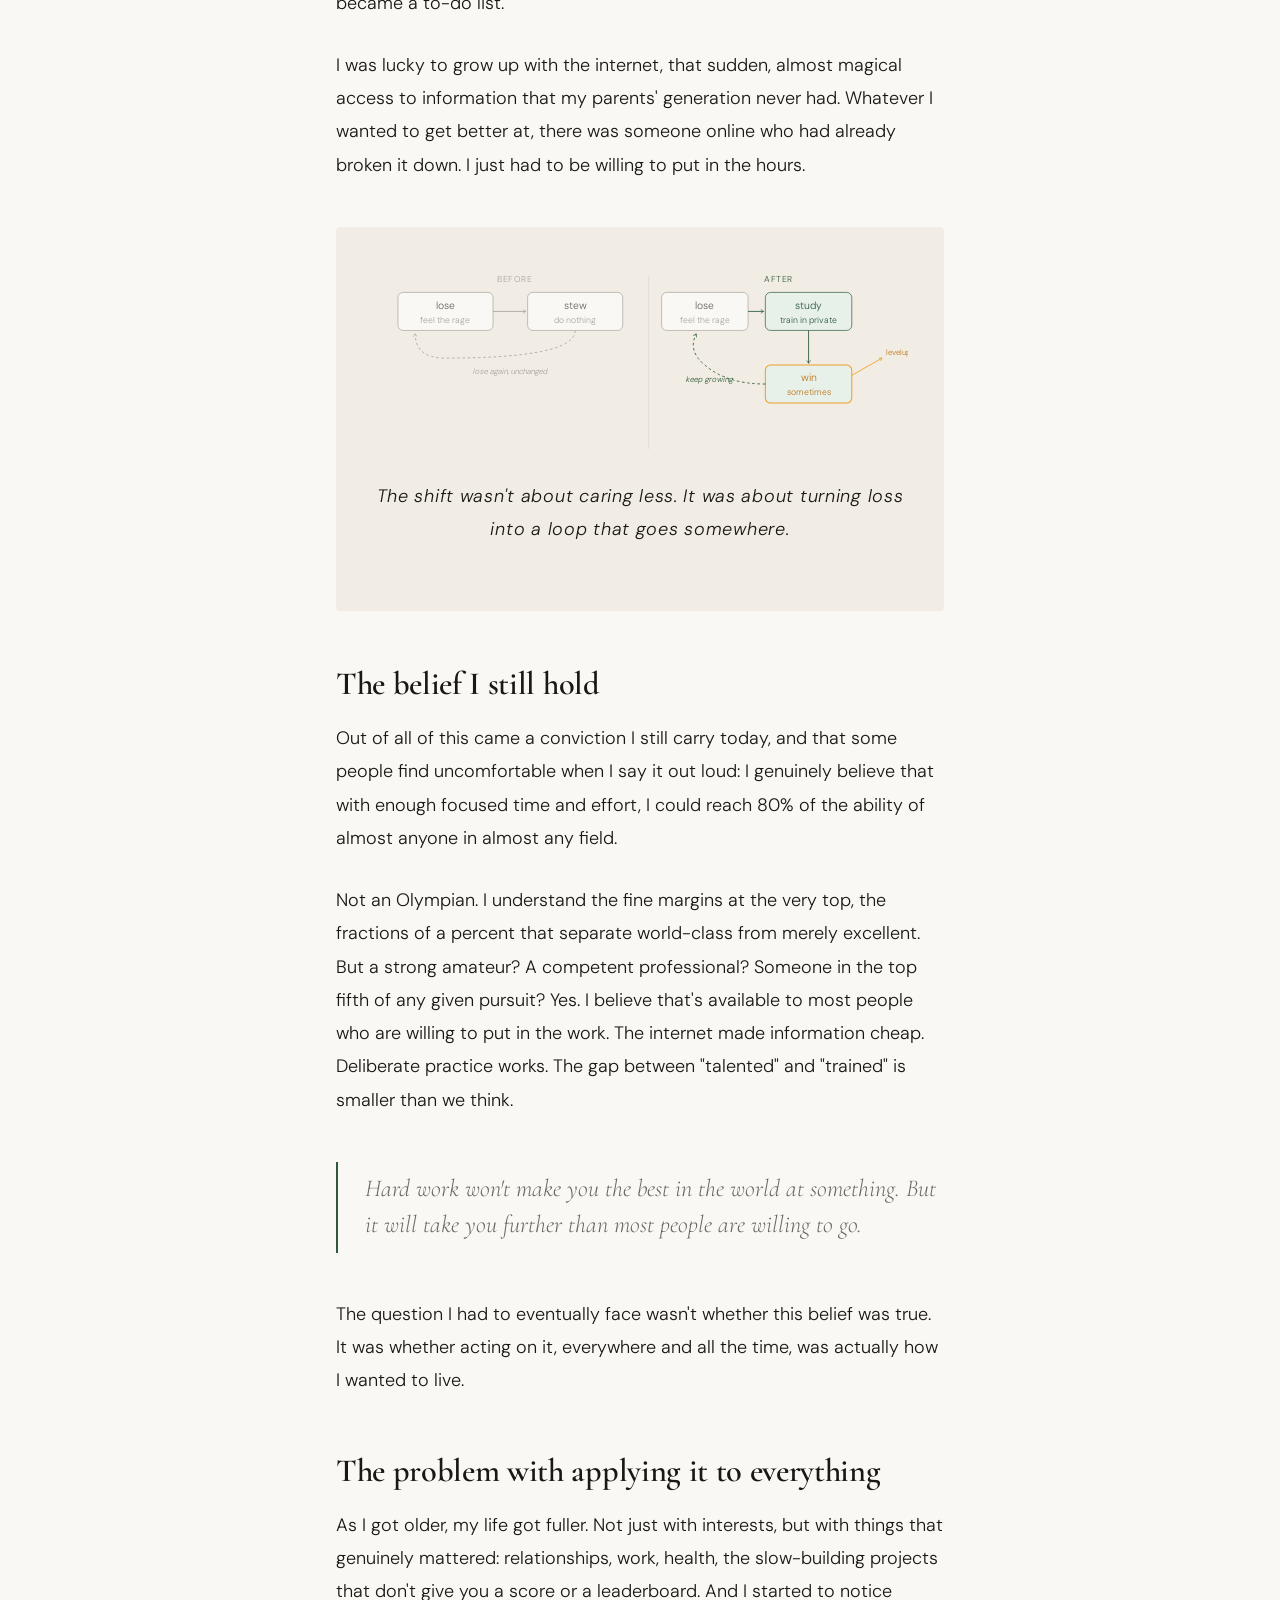
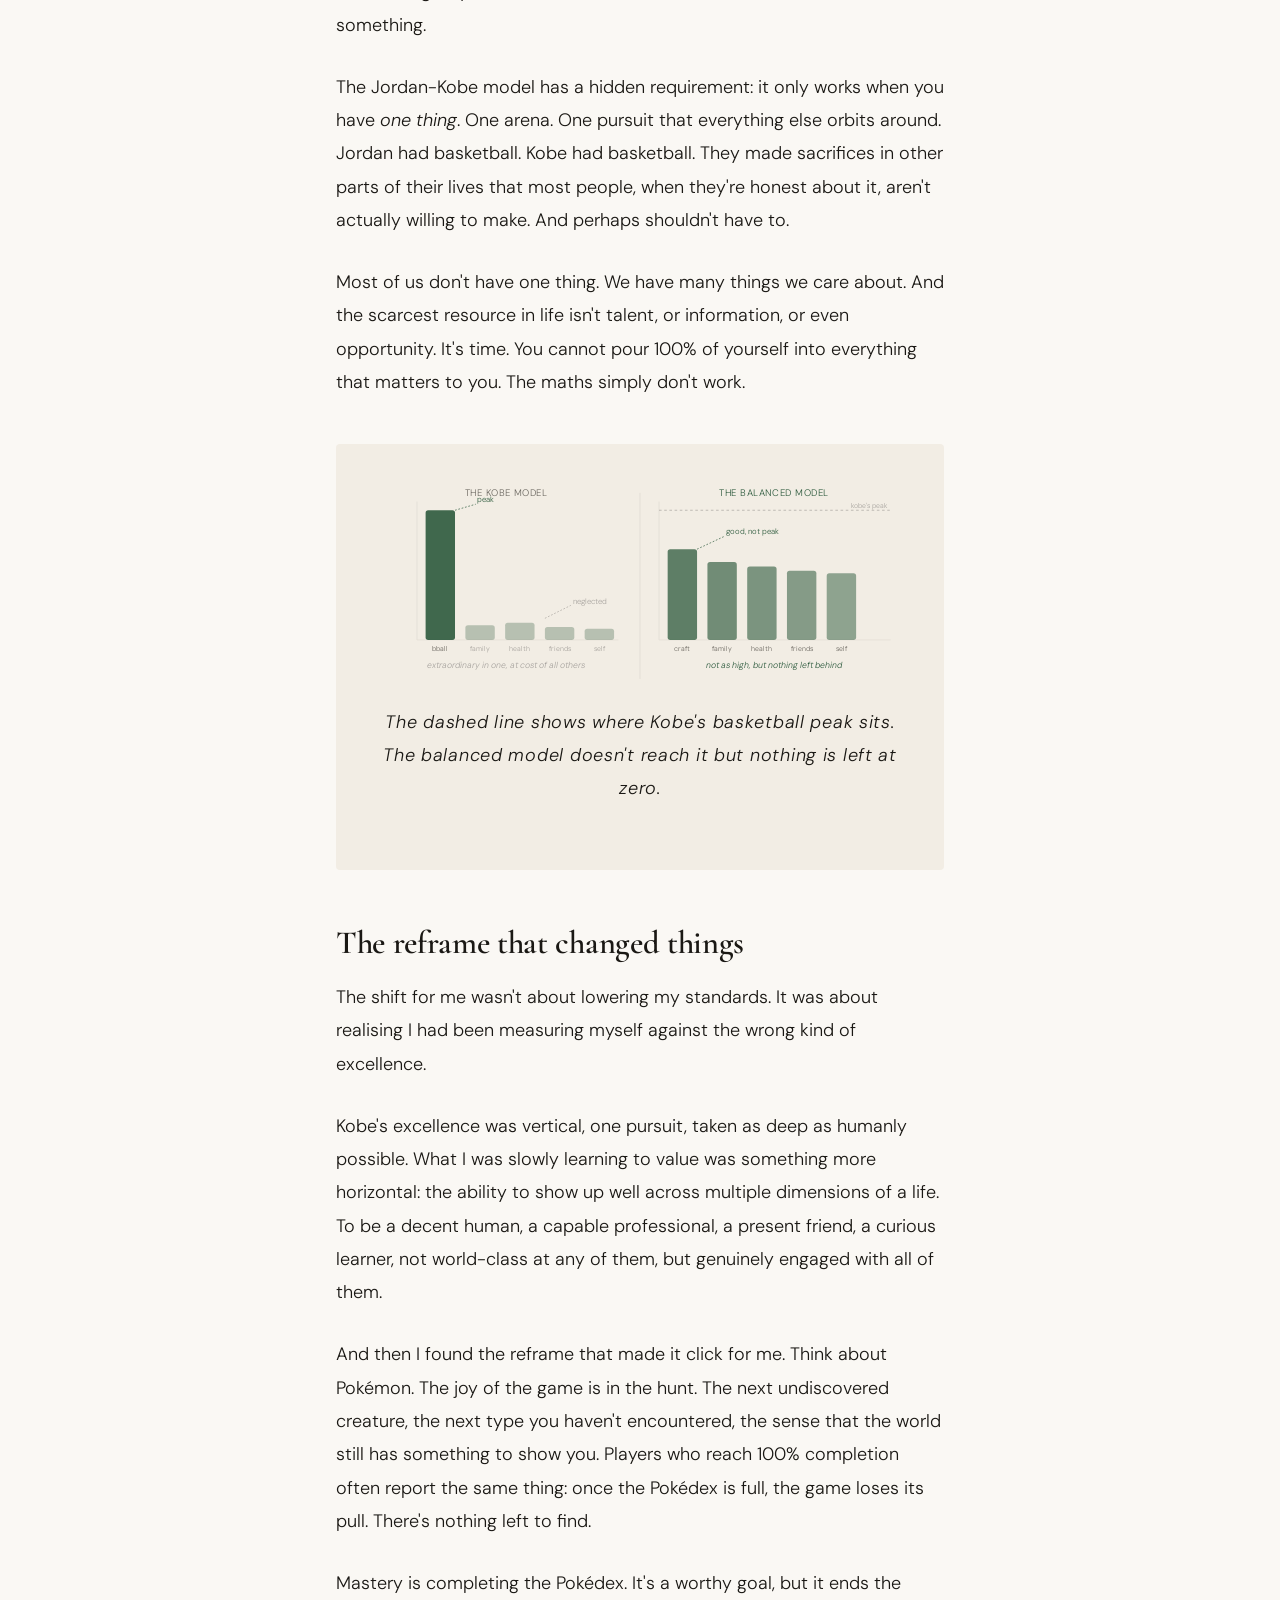
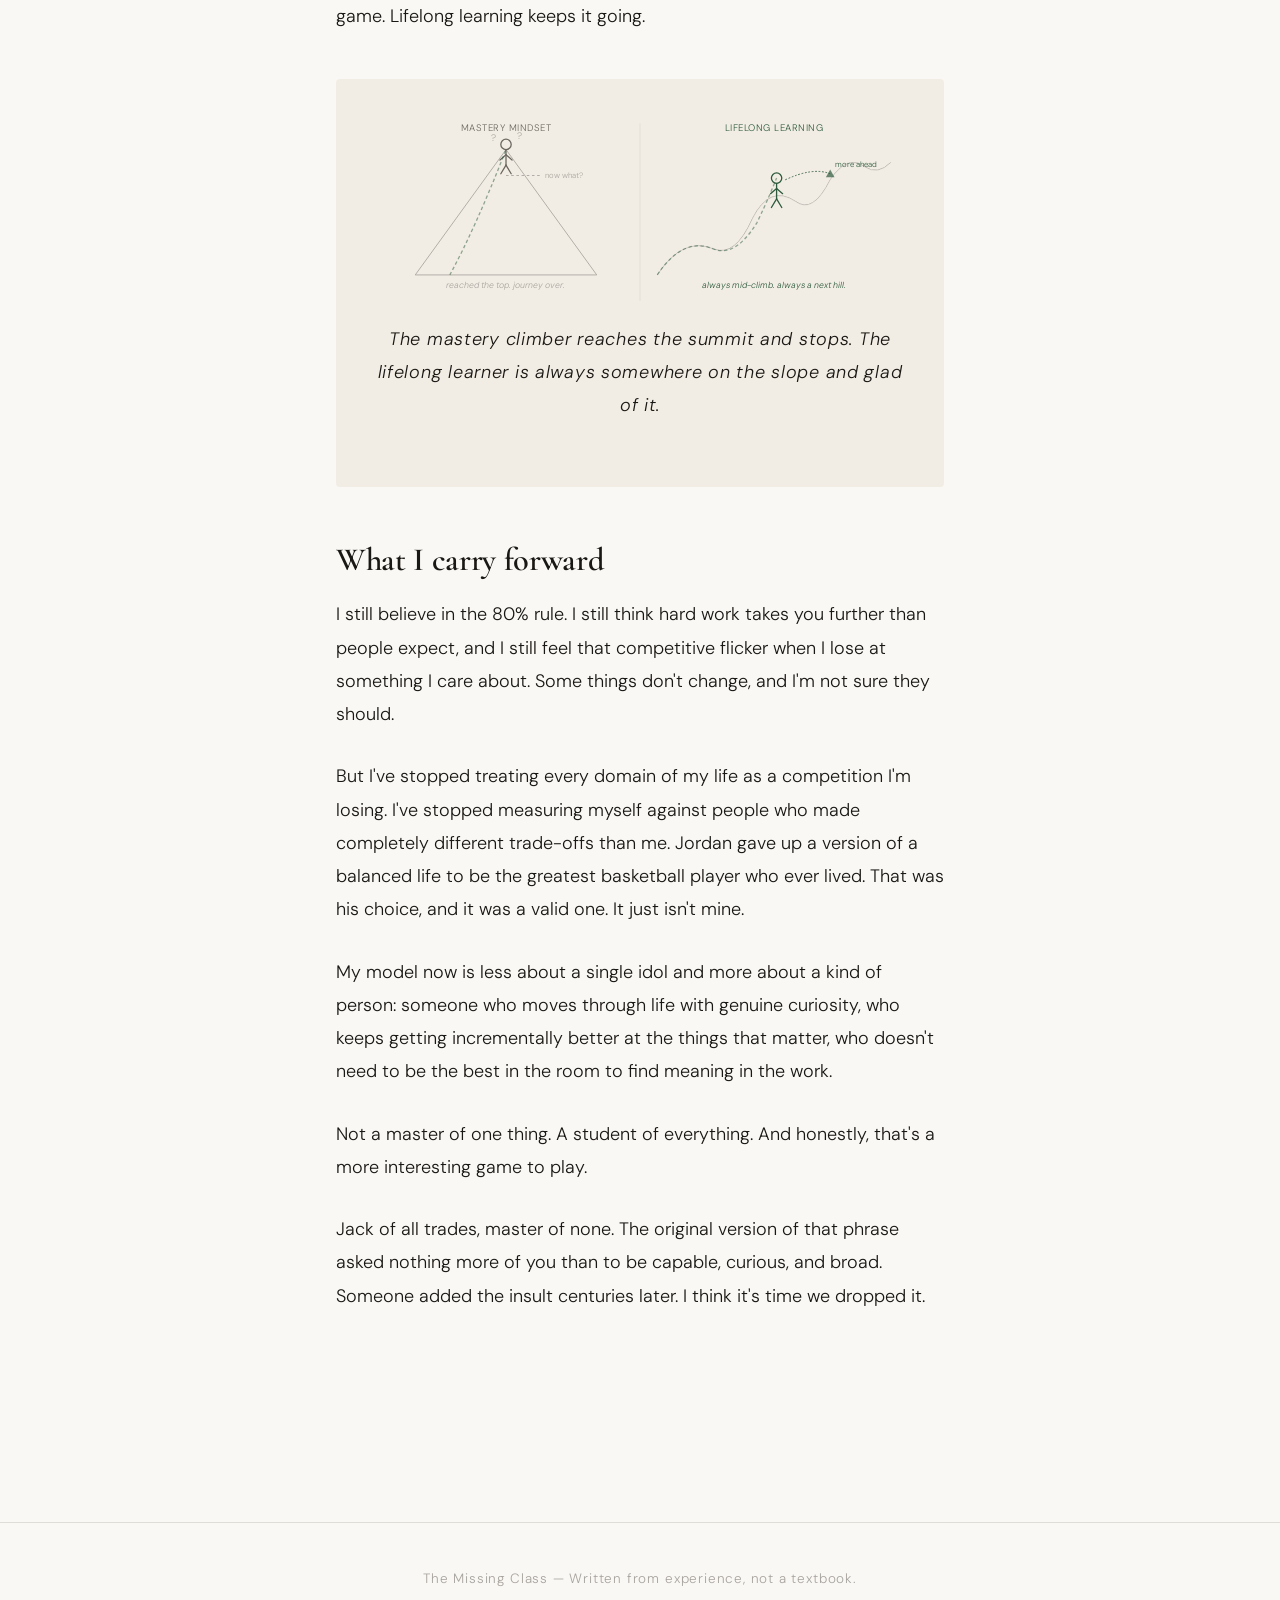
<file: seeking-perfection.html>
<!DOCTYPE html>
<html lang="en">
<head>
  <meta charset="UTF-8">
  <meta name="viewport" content="width=device-width, initial-scale=1.0">
  <title>Jack of All Trades, Master of None The Missing Class</title>
  <meta name="description" content="Celebrating the awesomeness of breadth">
  <link rel="stylesheet" href="style.css">
</head>
<body>

  <header class="site-header">
    <div class="header-inner">
      <a href="index.html" class="site-logo">
        <span class="logo-title">The Missing Class</span>
        <span class="logo-sub">The curriculum life forgot to give you</span>
      </a>
      <nav>
        <ul class="site-nav">
          <li><a href="index.html">Essays</a></li>
          <li><a href="about.html">About</a></li>
        </ul>
      </nav>
    </div>
  </header>

  <main>
    <header class="article-header">
      <a class="back-link" href="index.html">&#8592; All Essays</a>
      <p class="article-tag-large">On Growth &mdash; Essay No. 2</p>
      <h1 class="article-headline">Jack of All Trades, Master of None &mdash;<br><em>But Oftentimes Just Maybe Better Than Master of One</em></h1>
      <p class="article-lede">Celebrating the awesomeness of breadth</p>
      <p class="article-byline">The Missing Class &mdash; 7 min read</p>
    </header>

    <article class="article-body">

      <h2>The idols I chose</h2>

      <p>Growing up, my idols were Michael Jordan and Kobe Bryant. Not just for the trophies, but for the way they <em>wanted</em> it. The obsession. The refusal to accept second place. The stories of Jordan inventing slights from opponents just to fuel his drive, Kobe arriving at the gym before dawn and leaving after dark. These were men who had decided that one thing, basketball, was worth everything, and they gave it everything in return.</p>

      <p>I absorbed this deeply. And for a long time, I tried to live it.</p>

      <h2>The sore loser who found his edge</h2>

      <p>I was, by any honest measure, a terrible loser. Not quietly. I mean the kind of losing where you feel it physically, a hot frustration rising in your chest that you can't quite name. It didn't matter what it was: table tennis, football, badminton, chess, Reversi. Losing felt like an accusation. Like the result was saying something about who I was.</p>

      <p>But somewhere along the way, I figured out how to use it. Instead of just stewing in the feeling, I started doing something with it. I'd go home and study. Watch YouTube videos on technique, strategy, positioning. Train quietly, alone, and come back better. The rage became fuel. The loss became a to-do list.</p>

      <p>I was lucky to grow up with the internet, that sudden, almost magical access to information that my parents' generation never had. Whatever I wanted to get better at, there was someone online who had already broken it down. I just had to be willing to put in the hours.</p>

      <!-- VISUAL 1: before/after loop -->
      <div class="visual-block">
        <svg viewBox="0 0 620 230" xmlns="http://www.w3.org/2000/svg" style="font-family:'DM Sans',sans-serif;">
          <defs>
            <marker id="arr" viewBox="0 0 10 10" refX="8" refY="5" markerWidth="5" markerHeight="5" orient="auto-start-reverse">
              <path d="M2 1L8 5L2 9" fill="none" stroke="#2d5a3d" stroke-width="1.5" stroke-linecap="round"/>
            </marker>
            <marker id="arr2" viewBox="0 0 10 10" refX="8" refY="5" markerWidth="5" markerHeight="5" orient="auto-start-reverse">
              <path d="M2 1L8 5L2 9" fill="none" stroke="#a8a49f" stroke-width="1.5" stroke-linecap="round"/>
            </marker>
            <marker id="arrw" viewBox="0 0 10 10" refX="8" refY="5" markerWidth="5" markerHeight="5" orient="auto-start-reverse">
              <path d="M2 1L8 5L2 9" fill="none" stroke="#EF9F27" stroke-width="1.5" stroke-linecap="round"/>
            </marker>
          </defs>

          <!-- LEFT: BEFORE -->
          <text x="165" y="22" text-anchor="middle" font-size="10" fill="#a8a49f" letter-spacing="0.06em">BEFORE</text>
          <rect x="30" y="34" width="110" height="44" rx="6" fill="#faf8f4" stroke="#a8a49f" stroke-width="0.8"/>
          <text x="85" y="53" text-anchor="middle" font-size="12" fill="#6b6760">lose</text>
          <text x="85" y="69" text-anchor="middle" font-size="10" fill="#a8a49f">feel the rage</text>
          <line x1="140" y1="56" x2="178" y2="56" stroke="#a8a49f" stroke-width="1" marker-end="url(#arr2)"/>
          <rect x="180" y="34" width="110" height="44" rx="6" fill="#faf8f4" stroke="#a8a49f" stroke-width="0.8"/>
          <text x="235" y="53" text-anchor="middle" font-size="12" fill="#6b6760">stew</text>
          <text x="235" y="69" text-anchor="middle" font-size="10" fill="#a8a49f">do nothing</text>
          <!-- loop back: stew → lose again, no growth -->
          <path d="M235 78 Q235 110 85 110 Q50 110 50 82" stroke="#a8a49f" stroke-width="1" fill="none" stroke-dasharray="3 3" marker-end="url(#arr2)"/>
          <text x="160" y="128" text-anchor="middle" font-size="9" fill="#a8a49f" font-style="italic">lose again, unchanged</text>

          <!-- Divider -->
          <line x1="320" y1="15" x2="320" y2="215" stroke="#e0dbd3" stroke-width="1"/>

          <!-- RIGHT: AFTER -->
          <text x="470" y="22" text-anchor="middle" font-size="10" fill="#2d5a3d" letter-spacing="0.06em">AFTER</text>

          <!-- lose -->
          <rect x="335" y="34" width="100" height="44" rx="6" fill="#faf8f4" stroke="#a8a49f" stroke-width="0.8"/>
          <text x="385" y="53" text-anchor="middle" font-size="12" fill="#6b6760">lose</text>
          <text x="385" y="69" text-anchor="middle" font-size="10" fill="#a8a49f">feel the rage</text>

          <line x1="435" y1="56" x2="453" y2="56" stroke="#2d5a3d" stroke-width="1" marker-end="url(#arr)"/>

          <!-- study -->
          <rect x="455" y="34" width="100" height="44" rx="6" fill="#e8f0ea" stroke="#2d5a3d" stroke-width="0.8"/>
          <text x="505" y="53" text-anchor="middle" font-size="12" fill="#2d5a3d">study</text>
          <text x="505" y="69" text-anchor="middle" font-size="10" fill="#2d5a3d">train in private</text>

          <!-- study → win (going down) -->
          <line x1="505" y1="78" x2="505" y2="116" stroke="#2d5a3d" stroke-width="1" marker-end="url(#arr)"/>

          <!-- win -->
          <rect x="455" y="118" width="100" height="44" rx="6" fill="#e8f0ea" stroke="#EF9F27" stroke-width="1.2"/>
          <text x="505" y="137" text-anchor="middle" font-size="12" fill="#BA7517">win</text>
          <text x="505" y="153" text-anchor="middle" font-size="10" fill="#BA7517">sometimes</text>

          <!-- win loops back to lose (growth loop) -->
          <path d="M455 140 Q410 140 385 118 Q365 102 375 82" stroke="#2d5a3d" stroke-width="1" fill="none" stroke-dasharray="3 3" marker-end="url(#arr)"/>
          <text x="390" y="138" text-anchor="middle" font-size="9" fill="#2d5a3d" font-style="italic">keep growing</text>

          <!-- win also leads upward: level up -->
          <line x1="555" y1="130" x2="590" y2="110" stroke="#EF9F27" stroke-width="1" marker-end="url(#arrw)"/>
          <text x="595" y="107" font-size="9" fill="#BA7517">levelup</text>

        </svg>
        <p class="visual-caption">The shift wasn't about caring less. It was about turning loss into a loop that goes somewhere.</p>
      </div>

      <h2>The belief I still hold</h2>

      <p>Out of all of this came a conviction I still carry today, and that some people find uncomfortable when I say it out loud: I genuinely believe that with enough focused time and effort, I could reach 80% of the ability of almost anyone in almost any field.</p>

      <p>Not an Olympian. I understand the fine margins at the very top, the fractions of a percent that separate world-class from merely excellent. But a strong amateur? A competent professional? Someone in the top fifth of any given pursuit? Yes. I believe that's available to most people who are willing to put in the work. The internet made information cheap. Deliberate practice works. The gap between "talented" and "trained" is smaller than we think.</p>

      <blockquote>
        <p>Hard work won't make you the best in the world at something. But it will take you further than most people are willing to go.</p>
      </blockquote>

      <p>The question I had to eventually face wasn't whether this belief was true. It was whether acting on it, everywhere and all the time, was actually how I wanted to live.</p>

      <h2>The problem with applying it to everything</h2>

      <p>As I got older, my life got fuller. Not just with interests, but with things that genuinely mattered: relationships, work, health, the slow-building projects that don't give you a score or a leaderboard. And I started to notice something.</p>

      <p>The Jordan-Kobe model has a hidden requirement: it only works when you have <em>one thing</em>. One arena. One pursuit that everything else orbits around. Jordan had basketball. Kobe had basketball. They made sacrifices in other parts of their lives that most people, when they're honest about it, aren't actually willing to make. And perhaps shouldn't have to.</p>

      <p>Most of us don't have one thing. We have many things we care about. And the scarcest resource in life isn't talent, or information, or even opportunity. It's time. You cannot pour 100% of yourself into everything that matters to you. The maths simply don't work.</p>

      <!-- VISUAL 2: depth vs breadth bar chart -->
      <div class="visual-block">
        <svg viewBox="0 0 620 240" xmlns="http://www.w3.org/2000/svg" style="font-family:'DM Sans',sans-serif;">

          <!-- LEFT: Kobe model -->
          <text x="155" y="18" text-anchor="middle" font-size="11" fill="#6b6760" letter-spacing="0.05em">THE KOBE MODEL</text>

          <!-- Y axis -->
          <line x1="52" y1="25" x2="52" y2="185" stroke="#e0dbd3" stroke-width="0.8"/>
          <!-- X axis -->
          <line x1="52" y1="185" x2="285" y2="185" stroke="#e0dbd3" stroke-width="0.8"/>

          <!-- basketball: towering -->
          <rect x="62" y="35" width="34" height="150" rx="3" fill="#2d5a3d" opacity="0.9"/>
          <!-- family: very low -->
          <rect x="108" y="168" width="34" height="17" rx="3" fill="#2d5a3d" opacity="0.3"/>
          <!-- health: very low -->
          <rect x="154" y="165" width="34" height="20" rx="3" fill="#2d5a3d" opacity="0.3"/>
          <!-- friends: very low -->
          <rect x="200" y="170" width="34" height="15" rx="3" fill="#2d5a3d" opacity="0.3"/>
          <!-- self: very low -->
          <rect x="246" y="172" width="34" height="13" rx="3" fill="#2d5a3d" opacity="0.3"/>

          <!-- labels -->
          <text x="79" y="198" text-anchor="middle" font-size="8" fill="#6b6760">bball</text>
          <text x="125" y="198" text-anchor="middle" font-size="8" fill="#a8a49f">family</text>
          <text x="171" y="198" text-anchor="middle" font-size="8" fill="#a8a49f">health</text>
          <text x="217" y="198" text-anchor="middle" font-size="8" fill="#a8a49f">friends</text>
          <text x="263" y="198" text-anchor="middle" font-size="8" fill="#a8a49f">self</text>

          <!-- annotation: peak -->
          <line x1="96" y1="35" x2="120" y2="28" stroke="#2d5a3d" stroke-width="0.8" stroke-dasharray="2 2"/>
          <text x="122" y="26" font-size="9" fill="#2d5a3d">peak</text>

          <!-- annotation: neglected -->
          <line x1="200" y1="160" x2="230" y2="145" stroke="#a8a49f" stroke-width="0.8" stroke-dasharray="2 2"/>
          <text x="232" y="143" font-size="9" fill="#a8a49f">neglected</text>

          <text x="155" y="218" text-anchor="middle" font-size="10" fill="#a8a49f" font-style="italic">extraordinary in one, at cost of all others</text>

          <!-- Divider -->
          <line x1="310" y1="15" x2="310" y2="230" stroke="#e0dbd3" stroke-width="1"/>

          <!-- RIGHT: Balanced model -->
          <text x="465" y="18" text-anchor="middle" font-size="11" fill="#2d5a3d" letter-spacing="0.05em">THE BALANCED MODEL</text>

          <!-- Y axis -->
          <line x1="332" y1="25" x2="332" y2="185" stroke="#e0dbd3" stroke-width="0.8"/>
          <!-- X axis -->
          <line x1="332" y1="185" x2="600" y2="185" stroke="#e0dbd3" stroke-width="0.8"/>

          <!-- basketball: solid but not as tall as left -->
          <rect x="342" y="80" width="34" height="105" rx="3" fill="#2d5a3d" opacity="0.75"/>
          <!-- family: solid mid height -->
          <rect x="388" y="95" width="34" height="90" rx="3" fill="#2d5a3d" opacity="0.65"/>
          <!-- health: solid mid -->
          <rect x="434" y="100" width="34" height="85" rx="3" fill="#2d5a3d" opacity="0.6"/>
          <!-- friends: solid mid -->
          <rect x="480" y="105" width="34" height="80" rx="3" fill="#2d5a3d" opacity="0.55"/>
          <!-- self: solid mid -->
          <rect x="526" y="108" width="34" height="77" rx="3" fill="#2d5a3d" opacity="0.5"/>

          <!-- labels -->
          <text x="359" y="198" text-anchor="middle" font-size="8" fill="#6b6760">craft</text>
          <text x="405" y="198" text-anchor="middle" font-size="8" fill="#6b6760">family</text>
          <text x="451" y="198" text-anchor="middle" font-size="8" fill="#6b6760">health</text>
          <text x="497" y="198" text-anchor="middle" font-size="8" fill="#6b6760">friends</text>
          <text x="543" y="198" text-anchor="middle" font-size="8" fill="#6b6760">self</text>

          <!-- dashed line showing where kobe's basketball peak was -->
          <line x1="332" y1="35" x2="600" y2="35" stroke="#a8a49f" stroke-width="0.8" stroke-dasharray="3 3"/>
          <text x="596" y="32" text-anchor="end" font-size="8" fill="#a8a49f">kobe's peak</text>

          <!-- annotation -->
          <line x1="376" y1="80" x2="408" y2="65" stroke="#2d5a3d" stroke-width="0.8" stroke-dasharray="2 2"/>
          <text x="410" y="63" font-size="9" fill="#2d5a3d">good, not peak</text>

          <text x="465" y="218" text-anchor="middle" font-size="10" fill="#2d5a3d" font-style="italic">not as high, but nothing left behind</text>

        </svg>
        <p class="visual-caption">The dashed line shows where Kobe's basketball peak sits. The balanced model doesn't reach it but nothing is left at zero.</p>
      </div>

      <h2>The reframe that changed things</h2>

      <p>The shift for me wasn't about lowering my standards. It was about realising I had been measuring myself against the wrong kind of excellence.</p>

      <p>Kobe's excellence was vertical, one pursuit, taken as deep as humanly possible. What I was slowly learning to value was something more horizontal: the ability to show up well across multiple dimensions of a life. To be a decent human, a capable professional, a present friend, a curious learner, not world-class at any of them, but genuinely engaged with all of them.</p>

      <p>And then I found the reframe that made it click for me. Think about Pokémon. The joy of the game is in the hunt. The next undiscovered creature, the next type you haven't encountered, the sense that the world still has something to show you. Players who reach 100% completion often report the same thing: once the Pokédex is full, the game loses its pull. There's nothing left to find.</p>

      <p>Mastery is completing the Pokédex. It's a worthy goal, but it ends the game. Lifelong learning keeps it going.</p>

      <!-- VISUAL 3: mountain climber metaphor -->
      <div class="visual-block">
        <svg viewBox="0 0 620 220" xmlns="http://www.w3.org/2000/svg" style="font-family:'DM Sans',sans-serif;">

          <!-- LEFT: mastery one steep mountain, person stuck at top -->
          <text x="155" y="18" text-anchor="middle" font-size="11" fill="#6b6760" letter-spacing="0.05em">MASTERY MINDSET</text>

          <!-- mountain shape -->
          <polygon points="50,185 155,40 260,185" fill="#f2ede4" stroke="#a8a49f" stroke-width="1"/>

          <!-- climber at peak (stuck, looking around lost) -->
          <!-- body -->
          <circle cx="155" cy="34" r="6" fill="none" stroke="#6b6760" stroke-width="1.5"/>
          <line x1="155" y1="40" x2="155" y2="58" stroke="#6b6760" stroke-width="1.5" stroke-linecap="round"/>
          <line x1="155" y1="46" x2="148" y2="52" stroke="#6b6760" stroke-width="1.5" stroke-linecap="round"/>
          <line x1="155" y1="46" x2="162" y2="52" stroke="#6b6760" stroke-width="1.5" stroke-linecap="round"/>
          <line x1="155" y1="58" x2="149" y2="68" stroke="#6b6760" stroke-width="1.5" stroke-linecap="round"/>
          <line x1="155" y1="58" x2="161" y2="68" stroke="#6b6760" stroke-width="1.5" stroke-linecap="round"/>

          <!-- question marks around person nowhere to go -->
          <text x="138" y="30" font-size="11" fill="#a8a49f">?</text>
          <text x="168" y="28" font-size="11" fill="#a8a49f">?</text>

          <!-- path up the mountain (climbed) -->
          <path d="M90 185 Q120 130 155 40" stroke="#2d5a3d" stroke-width="1.5" fill="none" stroke-dasharray="4 3" opacity="0.5"/>

          <!-- flat line at top = nowhere to go -->
          <line x1="155" y1="70" x2="195" y2="70" stroke="#a8a49f" stroke-width="1" stroke-dasharray="3 3"/>
          <text x="200" y="73" font-size="9" fill="#a8a49f">now what?</text>

          <text x="155" y="200" text-anchor="middle" font-size="10" fill="#a8a49f" font-style="italic">reached the top. journey over.</text>

          <!-- Divider -->
          <line x1="310" y1="10" x2="310" y2="215" stroke="#e0dbd3" stroke-width="1"/>

          <!-- RIGHT: lifelong learning rolling hills, person mid-climb, more hills ahead -->
          <text x="465" y="18" text-anchor="middle" font-size="11" fill="#2d5a3d" letter-spacing="0.05em">LIFELONG LEARNING</text>

          <!-- rolling hills -->
          <path d="M330,185 Q360,140 395,155 Q420,165 440,120 Q460,80 490,100 Q510,115 530,75 Q550,45 570,60 Q585,70 600,55" stroke="#a8a49f" stroke-width="1" fill="none"/>
          <!-- fill under hills -->
          <path d="M330,185 Q360,140 395,155 Q420,165 440,120 Q460,80 490,100 Q510,115 530,75 Q550,45 570,60 Q585,70 600,55 L600,185 Z" fill="#f2ede4" opacity="0.6"/>

          <!-- climber on second hill, mid-climb -->
          <circle cx="468" cy="73" r="6" fill="none" stroke="#2d5a3d" stroke-width="1.5"/>
          <line x1="468" y1="79" x2="468" y2="97" stroke="#2d5a3d" stroke-width="1.5" stroke-linecap="round"/>
          <line x1="468" y1="85" x2="461" y2="91" stroke="#2d5a3d" stroke-width="1.5" stroke-linecap="round"/>
          <line x1="468" y1="85" x2="475" y2="91" stroke="#2d5a3d" stroke-width="1.5" stroke-linecap="round"/>
          <line x1="468" y1="97" x2="462" y2="107" stroke="#2d5a3d" stroke-width="1.5" stroke-linecap="round"/>
          <line x1="468" y1="97" x2="474" y2="107" stroke="#2d5a3d" stroke-width="1.5" stroke-linecap="round"/>

          <!-- dotted path climbed so far -->
          <path d="M330 185 Q360 140 395 155 Q420 165 445 125 Q455 105 468 73" stroke="#2d5a3d" stroke-width="1.5" fill="none" stroke-dasharray="4 3" opacity="0.5"/>

          <!-- arrow pointing to next hills ahead -->
          <path d="M478 75 Q510 60 530 68" stroke="#2d5a3d" stroke-width="1" fill="none" stroke-dasharray="2 2"/>
          <polygon points="530,63 535,72 525,72" fill="#2d5a3d" opacity="0.7"/>
          <text x="536" y="60" font-size="9" fill="#2d5a3d">more ahead</text>

          <text x="465" y="200" text-anchor="middle" font-size="10" fill="#2d5a3d" font-style="italic">always mid-climb. always a next hill.</text>

        </svg>
        <p class="visual-caption">The mastery climber reaches the summit and stops. The lifelong learner is always somewhere on the slope and glad of it.</p>
      </div>

      <h2>What I carry forward</h2>

      <p>I still believe in the 80% rule. I still think hard work takes you further than people expect, and I still feel that competitive flicker when I lose at something I care about. Some things don't change, and I'm not sure they should.</p>

      <p>But I've stopped treating every domain of my life as a competition I'm losing. I've stopped measuring myself against people who made completely different trade-offs than me. Jordan gave up a version of a balanced life to be the greatest basketball player who ever lived. That was his choice, and it was a valid one. It just isn't mine.</p>

      <p>My model now is less about a single idol and more about a kind of person: someone who moves through life with genuine curiosity, who keeps getting incrementally better at the things that matter, who doesn't need to be the best in the room to find meaning in the work.</p>

      <p>Not a master of one thing. A student of everything. And honestly, that's a more interesting game to play.</p>

      <p>Jack of all trades, master of none. The original version of that phrase asked nothing more of you than to be capable, curious, and broad. Someone added the insult centuries later. I think it's time we dropped it.</p>

    </article>
  </main>

  <footer class="site-footer">
    <p>The Missing Class &mdash; Written from experience, not a textbook.</p>
  </footer>

</body>
</html>
</file>
<file: style.css>
@import url('https://fonts.googleapis.com/css2?family=Cormorant+Garamond:ital,wght@0,400;0,600;1,400;1,600&family=DM+Sans:wght@300;400;500&display=swap');

:root {
  --ink: #1a1814;
  --ink-muted: #6b6760;
  --ink-faint: #a8a49f;
  --paper: #faf8f4;
  --paper-warm: #f2ede4;
  --paper-card: #ffffff;
  --accent: #2d5a3d;
  --accent-light: #e8f0ea;
  --rule: rgba(26,24,20,0.12);
  --serif: 'Cormorant Garamond', Georgia, serif;
  --sans: 'DM Sans', system-ui, sans-serif;
}

*, *::before, *::after { box-sizing: border-box; margin: 0; padding: 0; }

html { font-size: 18px; scroll-behavior: smooth; }

body {
  background: var(--paper);
  color: var(--ink);
  font-family: var(--sans);
  font-weight: 300;
  line-height: 1.7;
  min-height: 100vh;
}

/* ── HEADER ── */
.site-header {
  border-bottom: 1px solid var(--rule);
  padding: 0 2rem;
}

.header-inner {
  max-width: 900px;
  margin: 0 auto;
  display: flex;
  align-items: center;
  justify-content: space-between;
  padding: 1.4rem 0;
}

.site-logo {
  text-decoration: none;
  display: flex;
  flex-direction: column;
  gap: 2px;
}

.logo-title {
  font-family: var(--serif);
  font-size: 1.5rem;
  font-weight: 600;
  color: var(--ink);
  letter-spacing: -0.02em;
  line-height: 1;
}

.logo-sub {
  font-size: 0.62rem;
  letter-spacing: 0.18em;
  text-transform: uppercase;
  color: var(--ink-faint);
  font-weight: 400;
}

.site-nav {
  display: flex;
  gap: 2rem;
  list-style: none;
}

.site-nav a {
  font-size: 0.78rem;
  letter-spacing: 0.08em;
  text-transform: uppercase;
  color: var(--ink-muted);
  text-decoration: none;
  font-weight: 400;
  transition: color 0.2s;
}

.site-nav a:hover { color: var(--ink); }

/* ── FOOTER ── */
.site-footer {
  border-top: 1px solid var(--rule);
  padding: 2.5rem 2rem;
  text-align: center;
  margin-top: 6rem;
}

.site-footer p {
  font-size: 0.75rem;
  color: var(--ink-faint);
  letter-spacing: 0.06em;
}

/* ── HOMEPAGE ── */
.home-hero {
  max-width: 900px;
  margin: 0 auto;
  padding: 5rem 2rem 3rem;
  border-bottom: 1px solid var(--rule);
}

.hero-eyebrow {
  font-size: 0.68rem;
  letter-spacing: 0.2em;
  text-transform: uppercase;
  color: var(--accent);
  margin-bottom: 1.2rem;
  font-weight: 500;
}

.hero-headline {
  font-family: var(--serif);
  font-size: clamp(2.2rem, 5vw, 3.8rem);
  font-weight: 400;
  line-height: 1.15;
  letter-spacing: -0.02em;
  color: var(--ink);
  max-width: 640px;
  margin-bottom: 1.5rem;
}

.hero-headline em { font-style: italic; }

.hero-body {
  font-size: 0.95rem;
  color: var(--ink-muted);
  max-width: 520px;
  line-height: 1.8;
}

/* ── ARTICLE LIST ── */
.articles-section {
  max-width: 900px;
  margin: 0 auto;
  padding: 3rem 2rem 0;
}

.section-label {
  font-size: 0.65rem;
  letter-spacing: 0.2em;
  text-transform: uppercase;
  color: var(--ink-faint);
  margin-bottom: 2rem;
  font-weight: 500;
}

.article-list { list-style: none; }

.article-item {
  border-top: 1px solid var(--rule);
  padding: 2rem 0;
  display: grid;
  grid-template-columns: 1fr auto;
  gap: 1.5rem;
  align-items: start;
  text-decoration: none;
  color: inherit;
  transition: opacity 0.2s;
}

.article-item:hover { opacity: 0.72; }

.article-item:last-child { border-bottom: 1px solid var(--rule); }

.article-tag {
  font-size: 0.65rem;
  letter-spacing: 0.15em;
  text-transform: uppercase;
  color: var(--accent);
  font-weight: 500;
  margin-bottom: 0.5rem;
}

.article-title {
  font-family: var(--serif);
  font-size: 1.55rem;
  font-weight: 600;
  line-height: 1.2;
  letter-spacing: -0.01em;
  margin-bottom: 0.6rem;
}

.article-excerpt {
  font-size: 0.85rem;
  color: var(--ink-muted);
  line-height: 1.7;
  max-width: 560px;
}

.article-meta {
  text-align: right;
  flex-shrink: 0;
}

.article-date {
  font-size: 0.72rem;
  color: var(--ink-faint);
  display: block;
  margin-bottom: 0.3rem;
}

.article-read {
  font-size: 0.72rem;
  color: var(--ink-faint);
  display: block;
}

/* ── ARTICLE PAGE ── */
.article-header {
  max-width: 900px;
  margin: 0 auto;
  padding: 4rem 2rem 3rem;
  border-bottom: 1px solid var(--rule);
}

.back-link {
  display: inline-flex;
  align-items: center;
  gap: 0.4rem;
  font-size: 0.75rem;
  letter-spacing: 0.08em;
  text-transform: uppercase;
  color: var(--ink-muted);
  text-decoration: none;
  margin-bottom: 2.5rem;
  transition: color 0.2s;
}

.back-link:hover { color: var(--ink); }

.article-tag-large {
  font-size: 0.68rem;
  letter-spacing: 0.2em;
  text-transform: uppercase;
  color: var(--accent);
  font-weight: 500;
  margin-bottom: 1rem;
}

.article-headline {
  font-family: var(--serif);
  font-size: clamp(2rem, 5vw, 3.2rem);
  font-weight: 400;
  line-height: 1.15;
  letter-spacing: -0.02em;
  margin-bottom: 1.2rem;
  max-width: 700px;
}

.article-headline em { font-style: italic; }

.article-lede {
  font-family: var(--serif);
  font-size: 1.25rem;
  font-weight: 400;
  font-style: italic;
  color: var(--ink-muted);
  max-width: 620px;
  line-height: 1.6;
  margin-bottom: 1.5rem;
}

.article-byline {
  font-size: 0.75rem;
  color: var(--ink-faint);
  letter-spacing: 0.05em;
}

/* ── ARTICLE BODY ── */
.article-body {
  max-width: 680px;
  margin: 0 auto;
  padding: 3.5rem 2rem 4rem;
}

.article-body p {
  font-size: 1rem;
  line-height: 1.85;
  margin-bottom: 1.6rem;
  color: var(--ink);
}

.article-body h2 {
  font-family: var(--serif);
  font-size: 1.8rem;
  font-weight: 600;
  letter-spacing: -0.01em;
  margin: 3rem 0 1rem;
  color: var(--ink);
  line-height: 1.2;
}

.article-body h3 {
  font-family: var(--serif);
  font-size: 1.3rem;
  font-weight: 600;
  margin: 2rem 0 0.8rem;
}

.article-body blockquote {
  border-left: 2px solid var(--accent);
  padding: 0.5rem 0 0.5rem 1.5rem;
  margin: 2.5rem 0;
}

.article-body blockquote p {
  font-family: var(--serif);
  font-size: 1.35rem;
  font-style: italic;
  color: var(--ink-muted);
  margin: 0;
  line-height: 1.5;
}

/* ── VISUAL BLOCK ── */
.visual-block {
  background: var(--paper-warm);
  border-radius: 4px;
  padding: 2rem;
  margin: 2.5rem 0;
}

.visual-block svg { display: block; width: 100%; }

.visual-caption {
  font-size: 0.75rem;
  color: var(--ink-faint);
  text-align: center;
  margin-top: 1rem;
  font-style: italic;
  letter-spacing: 0.04em;
}

/* ── ABOUT PAGE ── */
.about-section {
  max-width: 680px;
  margin: 0 auto;
  padding: 4rem 2rem;
}

.about-section h1 {
  font-family: var(--serif);
  font-size: 2.8rem;
  font-weight: 400;
  margin-bottom: 2rem;
  letter-spacing: -0.02em;
}

.about-section p {
  font-size: 1rem;
  line-height: 1.85;
  margin-bottom: 1.5rem;
  color: var(--ink);
}

/* ── ANIMATIONS ── */
@keyframes fadeUp {
  from { opacity: 0; transform: translateY(16px); }
  to   { opacity: 1; transform: translateY(0); }
}

.fade-up {
  opacity: 0;
  animation: fadeUp 0.6s ease forwards;
}

.fade-up:nth-child(1) { animation-delay: 0.05s; }
.fade-up:nth-child(2) { animation-delay: 0.15s; }
.fade-up:nth-child(3) { animation-delay: 0.25s; }
.fade-up:nth-child(4) { animation-delay: 0.35s; }
.fade-up:nth-child(5) { animation-delay: 0.45s; }

@media (max-width: 600px) {
  .article-item { grid-template-columns: 1fr; }
  .article-meta { text-align: left; }
  .site-nav { gap: 1.2rem; }
}
</file>
